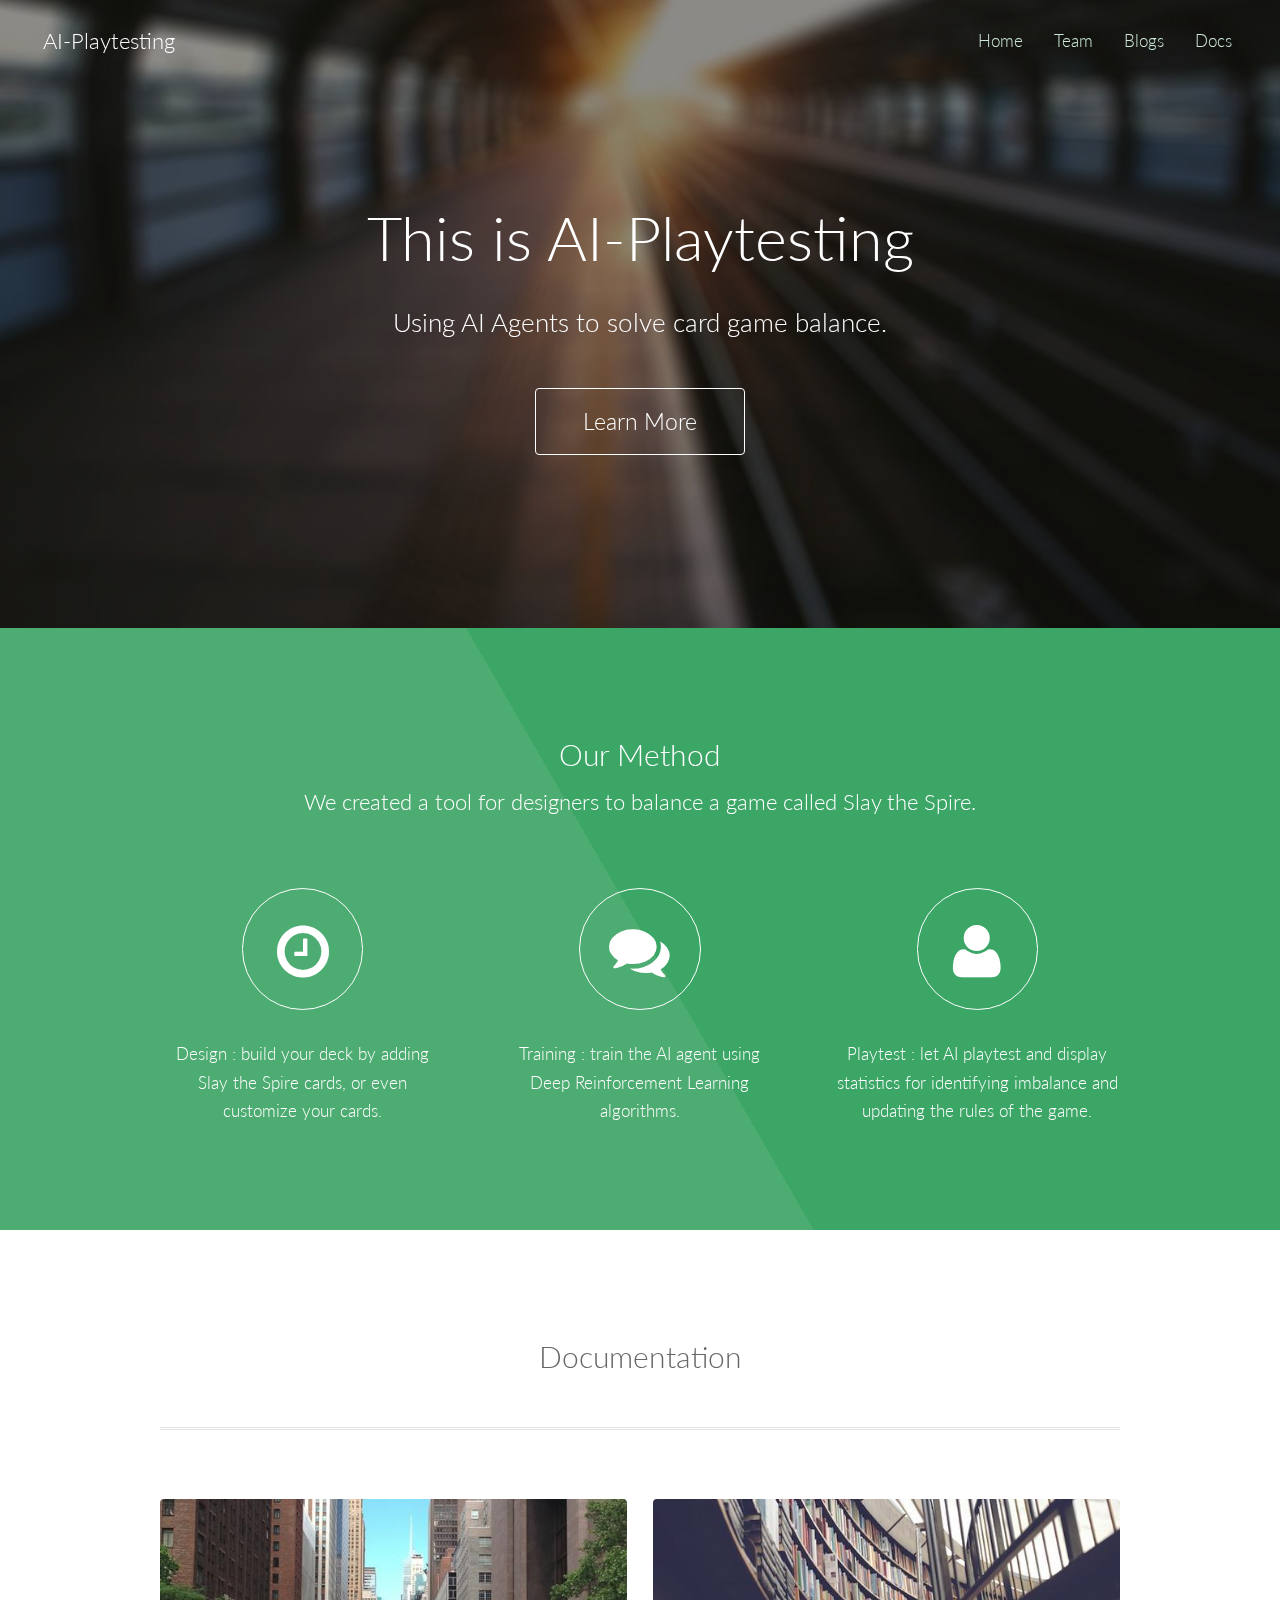
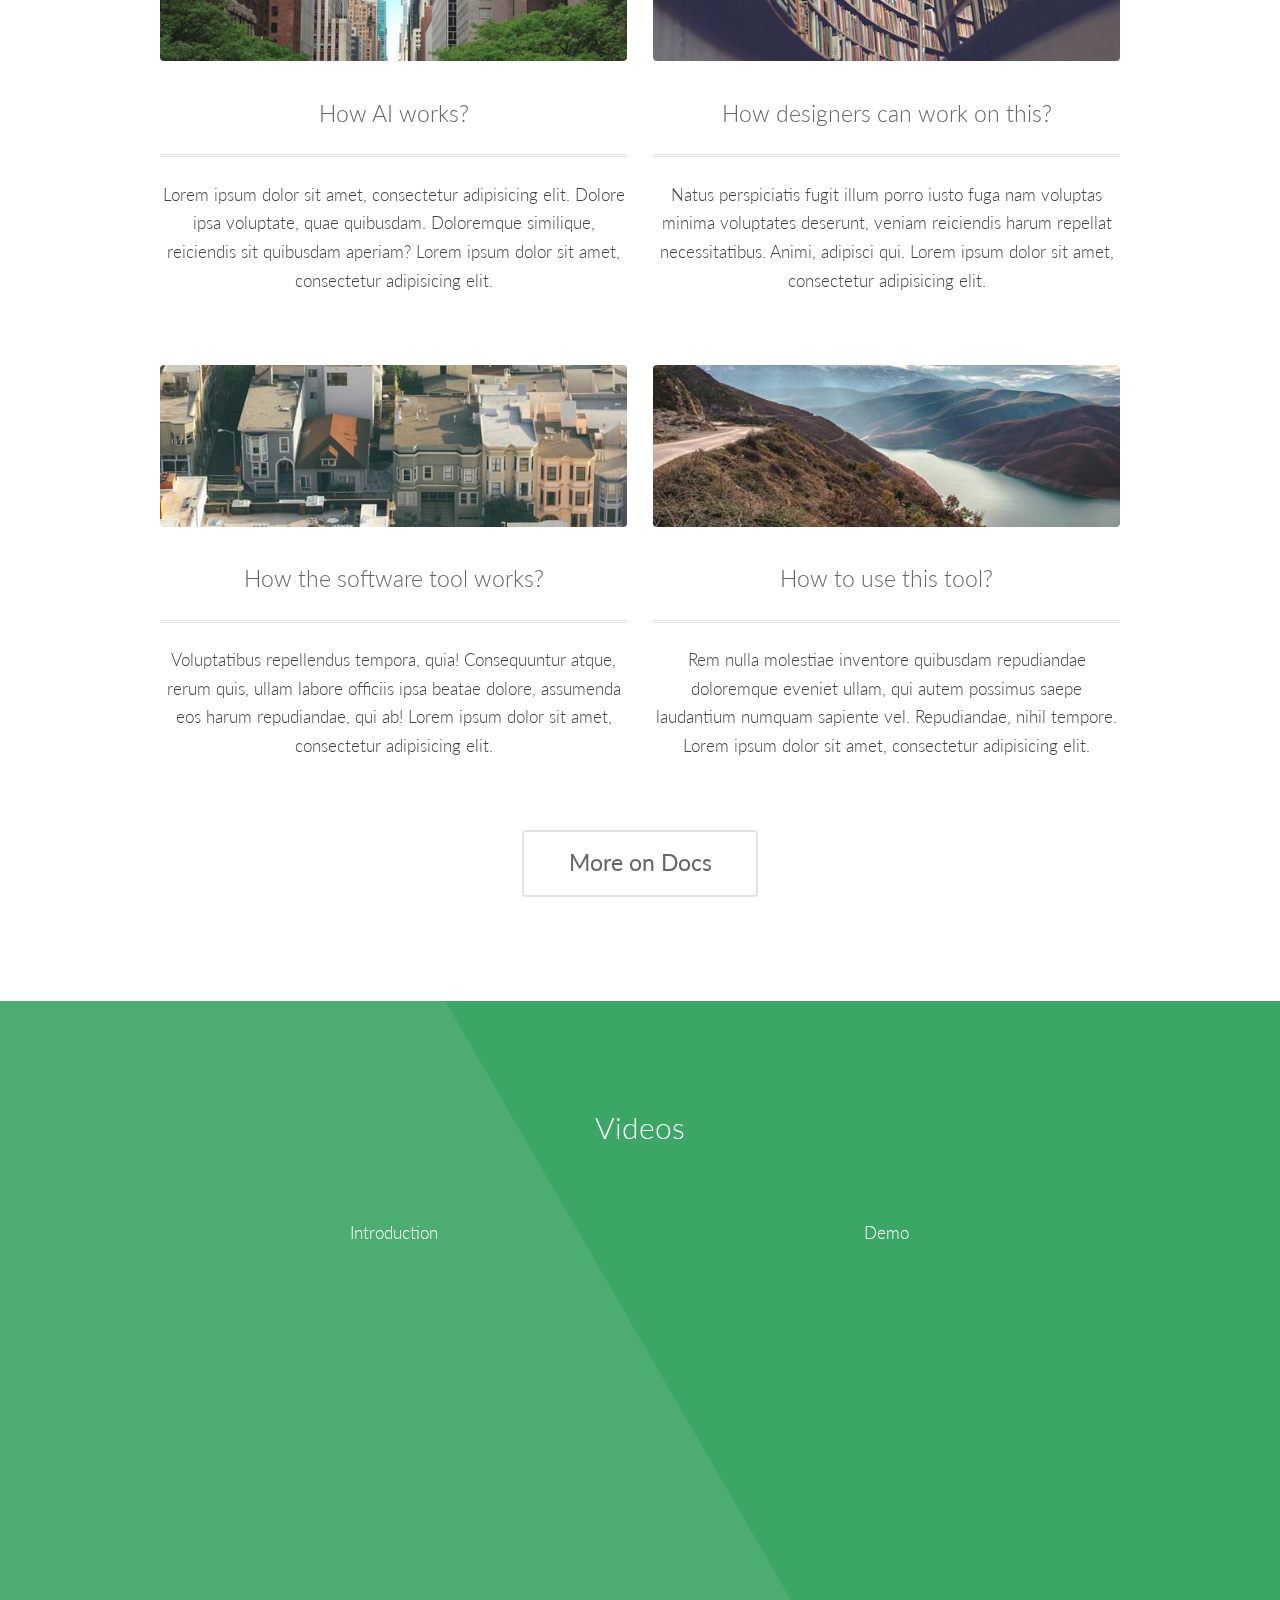
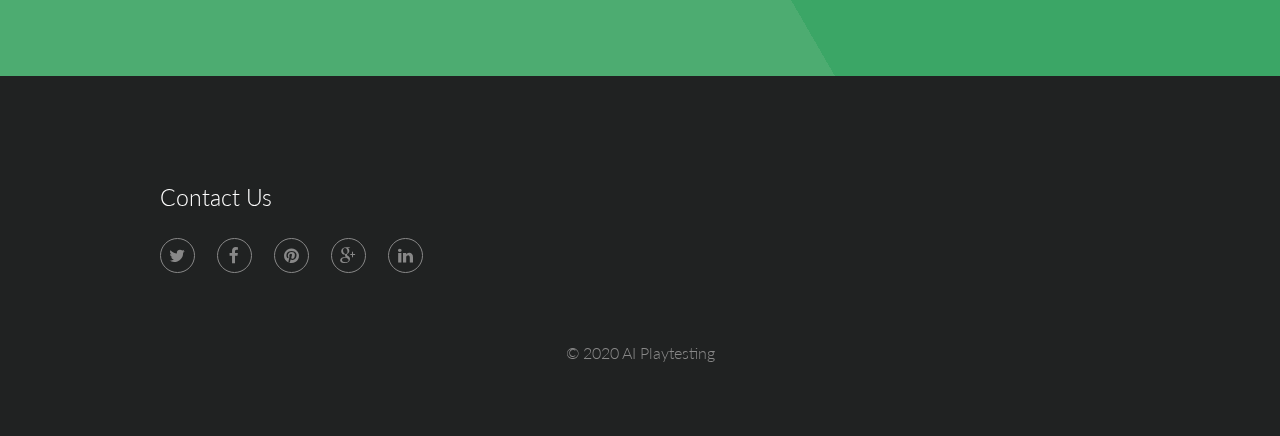
<file: index.html>
<!DOCTYPE html>
<!--
	AI-Playtesting by TEMPLATED
	templated.co @templatedco
	Released for free under the Creative Commons Attribution 3.0 license (templated.co/license)
-->
<html lang="en">

<head>
	<meta charset="UTF-8">
	<title>AI-Playtesting</title>
	<meta http-equiv="content-type" content="text/html; charset=utf-8" />
	<meta name="description" content="" />
	<meta name="keywords" content="" />
	<!--[if lte IE 8]><script src="css/ie/html5shiv.js"></script><![endif]-->
	<script src="js/jquery.min.js"></script>
	<script src="js/skel.min.js"></script>
	<script src="js/skel-layers.min.js"></script>
	<script src="js/init.js"></script>
	<noscript>
		<link rel="stylesheet" href="css/skel.css" />
		<link rel="stylesheet" href="css/style.css" />
		<link rel="stylesheet" href="css/style-xlarge.css" />
	</noscript>
	<!--[if lte IE 8]><link rel="stylesheet" href="css/ie/v8.css" /><![endif]-->
</head>

<body class="landing">

	<!-- Header -->
	<header id="header">
		<h1><a href="index.html">AI-Playtesting</a></h1>
		<nav id="nav">
			<ul>
				<li><a href="index.html">Home</a></li>
				<li><a href="team.html">Team</a></li>
				<!-- TODO dropdown bar -->
				<li><a href="blog.html">Blogs</a></li>
				<!-- TODO dropdown bar -->
				<li><a href="doc.html">Docs</a></li>
			</ul>
		</nav>
	</header>

	<!-- Banner -->
	<section id="banner">
		<h2>This is AI-Playtesting</h2>
		<p>Using AI Agents to solve card game balance.</p>
		<ul class="actions">
			<!-- TODO: Trailer video here -->
			<li>
				<a href="doc.html" class="button big">Learn More</a>
			</li>
		</ul>
	</section>

	<!-- One -->
	<section id="one" class="wrapper style1 align-center">
		<div class="container">
			<header>
				<h2>Our Method</h2>
				<p>We created a tool for designers to balance a game called Slay the Spire. </p>
			</header>
			<div class="row 200%">
				<section class="4u 12u$(small)">
					<i class="icon big rounded fa-clock-o"></i>
					<p>Design : build your deck by adding Slay the Spire cards, or even customize your cards.</p>
				</section>
				<section class="4u 12u$(small)">
					<i class="icon big rounded fa-comments"></i>
					<p>Training : train the AI agent using Deep Reinforcement Learning algorithms.</p>
				</section>
				<section class="4u$ 12u$(small)">
					<i class="icon big rounded fa-user"></i>
					<p>Playtest : let AI playtest and display statistics for identifying imbalance and updating the
						rules of the game.</p>
				</section>
			</div>
		</div>
	</section>

	<!-- Two -->
	<section id="two" class="wrapper style2 align-center">
		<div class="container">
			<header>
				<h2>Documentation</h2>
				<!-- <p>Get to know how this tool works.</p> -->
			</header>
			<div class="row">
				<section class="feature 6u 12u$(small)">
					<img class="image fit" src="images/pic01.jpg" alt="" />
					<h3 class="title">How AI works?</h3>
					<p>Lorem ipsum dolor sit amet, consectetur adipisicing elit. Dolore ipsa voluptate, quae quibusdam.
						Doloremque similique, reiciendis sit quibusdam aperiam? Lorem ipsum dolor sit amet, consectetur
						adipisicing elit.</p>
				</section>
				<section class="feature 6u$ 12u$(small)">
					<img class="image fit" src="images/pic02.jpg" alt="" />
					<h3 class="title">How designers can work on this?</h3>
					<p>Natus perspiciatis fugit illum porro iusto fuga nam voluptas minima voluptates deserunt, veniam
						reiciendis harum repellat necessitatibus. Animi, adipisci qui. Lorem ipsum dolor sit amet,
						consectetur adipisicing elit.</p>
				</section>
				<section class="feature 6u 12u$(small)">
					<img class="image fit" src="images/pic03.jpg" alt="" />
					<h3 class="title">How the software tool works?</h3>
					<p>Voluptatibus repellendus tempora, quia! Consequuntur atque, rerum quis, ullam labore officiis
						ipsa beatae dolore, assumenda eos harum repudiandae, qui ab! Lorem ipsum dolor sit amet,
						consectetur adipisicing elit.</p>
				</section>
				<section class="feature 6u$ 12u$(small)">
					<img class="image fit" src="images/pic04.jpg" alt="" />
					<h3 class="title">How to use this tool?</h3>
					<p>Rem nulla molestiae inventore quibusdam repudiandae doloremque eveniet ullam, qui autem possimus
						saepe laudantium numquam sapiente vel. Repudiandae, nihil tempore. Lorem ipsum dolor sit amet,
						consectetur adipisicing elit.</p>
				</section>
			</div>
			<footer>
				<ul class="actions">
					<li>
						<a href="doc.html" class="button alt big">More on Docs</a>
					</li>
				</ul>
			</footer>
		</div>
	</section>

	<!-- TODO: download link with instructions page link -->
	<!-- TODO: use cases -->
	<!-- TODO: embed video -->
	<section id="three" class="wrapper style1 align-center">
		<div class="container">
			<header>
				<h2>Videos</h2>
			</header>
			<div class="row">
				<section class="feature 6u 12u$(small)">
					<p>Introduction</p>
					<iframe width="420" height="315" src="https://www.youtube.com/embed/OTCPnB73upE">
					</iframe>
				</section>
				<section class="feature 6u 12u$(small)">
					<p>Demo</p>
					<iframe width="420" height="315" src="https://www.youtube.com/embed/_B6vOUsNzXU">
				</section>

				</iframe>
			</div>
		</div>
	</section>


	<!-- Footer -->
	<footer id="footer">
		<div class="container">
			<div class="row">
				<section class="4u$ 12u$(medium) 12u$(small)">
					<h3>Contact Us</h3>
					<ul class="icons">
						<li><a href="#" class="icon rounded fa-twitter"><span class="label">Twitter</span></a></li>
						<li><a href="#" class="icon rounded fa-facebook"><span class="label">Facebook</span></a></li>
						<li><a href="#" class="icon rounded fa-pinterest"><span class="label">Pinterest</span></a></li>
						<li><a href="#" class="icon rounded fa-google-plus"><span class="label">Google+</span></a></li>
						<li><a href="#" class="icon rounded fa-linkedin"><span class="label">LinkedIn</span></a></li>
					</ul>
				</section>
			</div>
			<ul class="copyright">
				<li>&copy; 2020 AI Playtesting</li>
			</ul>
		</div>
	</footer>

</body>

</html>
</file>
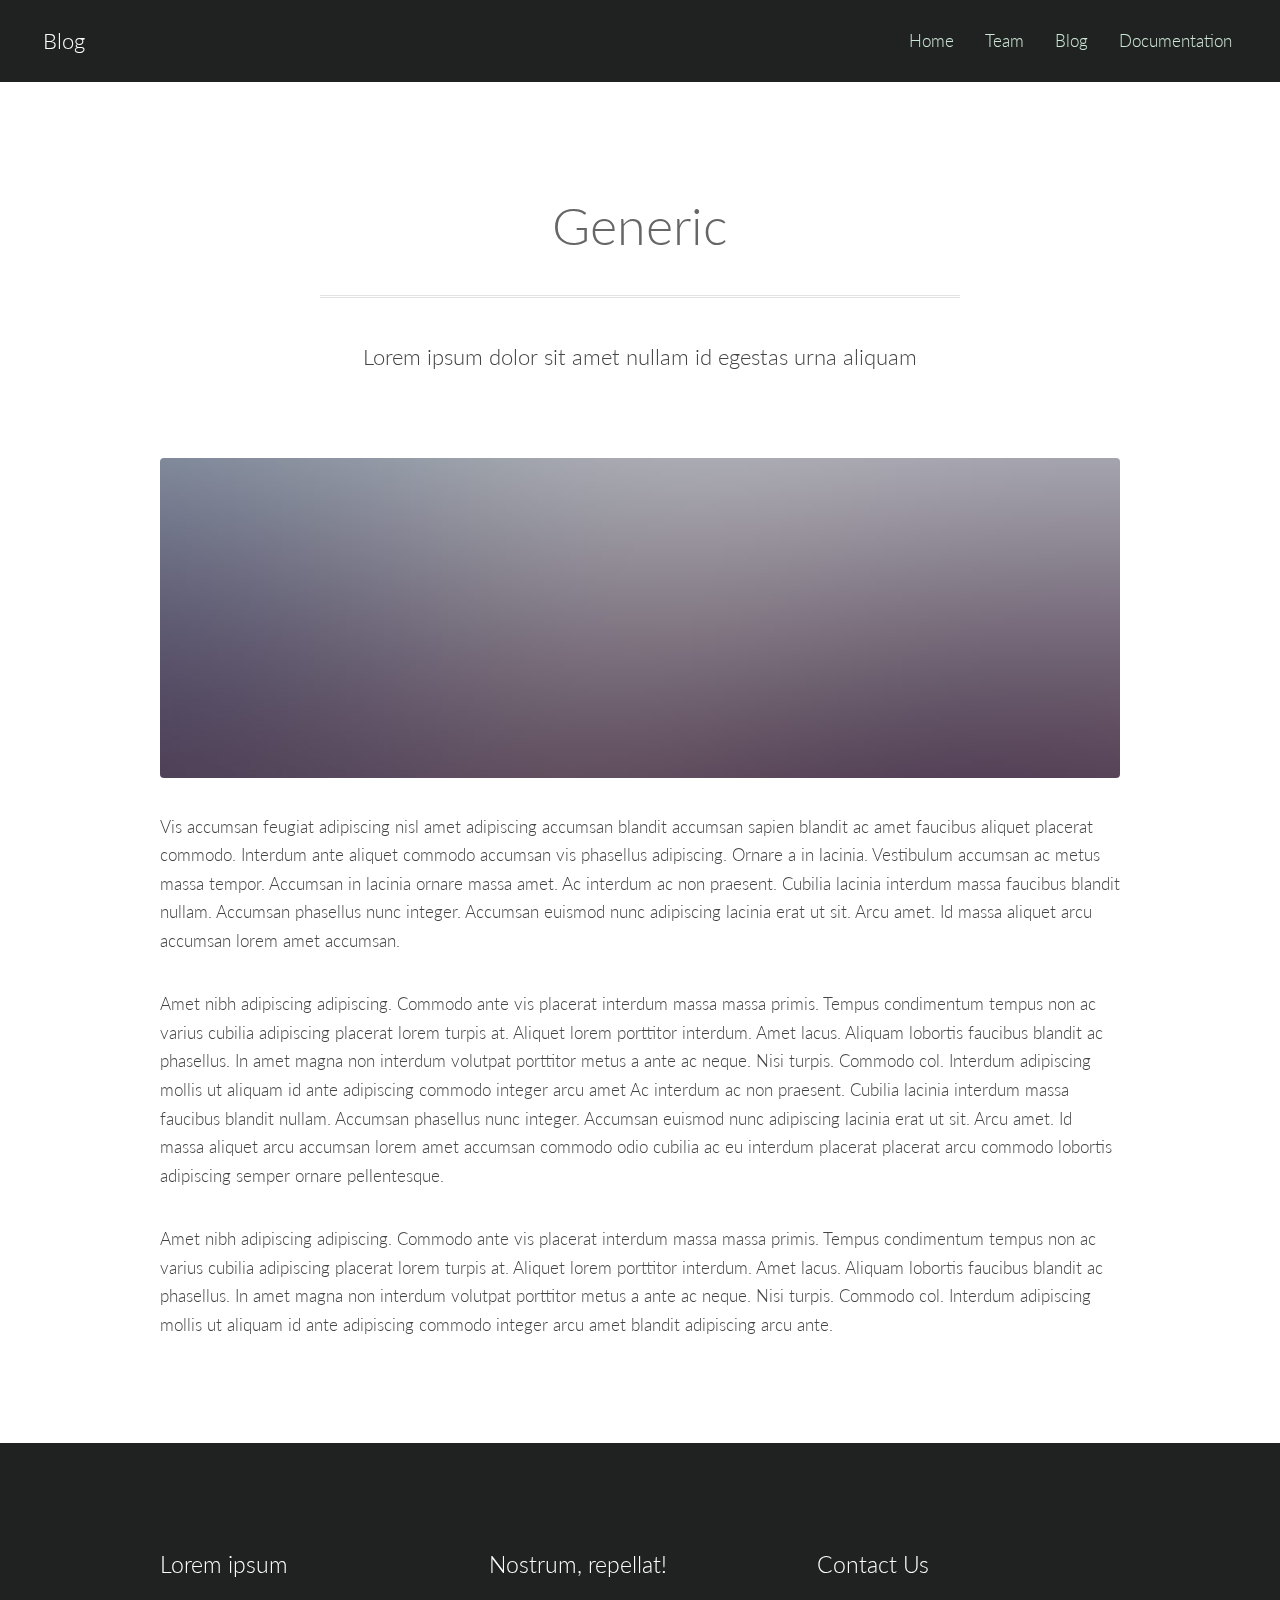
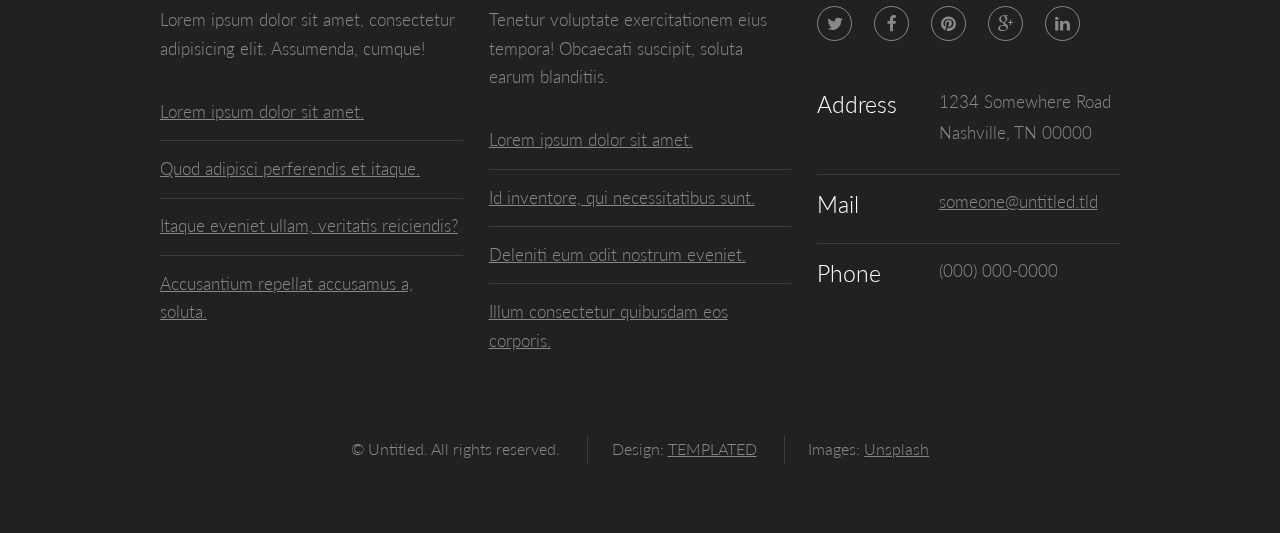
<file: blog.html>
<!DOCTYPE html>
<!--
	Documentation
-->
<html lang="en">
	<head>
		<meta charset="UTF-8">
		<title>Documentation - AI-Playtesting</title>
		<meta http-equiv="content-type" content="text/html; charset=utf-8" />
		<meta name="description" content="" />
		<meta name="keywords" content="" />
		<!--[if lte IE 8]><script src="css/ie/html5shiv.js"></script><![endif]-->
		<script src="js/jquery.min.js"></script>
		<script src="js/skel.min.js"></script>
		<script src="js/skel-layers.min.js"></script>
		<script src="js/init.js"></script>
		<noscript>
			<link rel="stylesheet" href="css/skel.css" />
			<link rel="stylesheet" href="css/style.css" />
			<link rel="stylesheet" href="css/style-xlarge.css" />
		</noscript>
		<!--[if lte IE 8]><link rel="stylesheet" href="css/ie/v8.css" /><![endif]-->
	</head>
	<body>

		<!-- Header -->
			<header id="header">
				<h1><a href="doc.html">Blog</a></h1>
				<nav id="nav">
					<ul>
						<li><a href="index.html">Home</a></li>
						<li><a href="team.html">Team</a></li>
						<!-- TODO dropdown bar -->
						<li><a href="blog.html">Blog</a></li>
						<!-- TODO dropdown bar -->
						<li><a href="doc.html">Documentation</a></li>
					</ul>
					</ul>
				</nav>
			</header>

		<!-- Main -->
			<section id="main" class="wrapper">
				<div class="container">

					<header class="major">
						<h2>Generic</h2>
						<p>Lorem ipsum dolor sit amet nullam id egestas urna aliquam</p>
					</header>

					<a href="#" class="image fit"><img src="images/pic08.jpg" alt="" /></a>
					<p>Vis accumsan feugiat adipiscing nisl amet adipiscing accumsan blandit accumsan sapien blandit ac amet faucibus aliquet placerat commodo. Interdum ante aliquet commodo accumsan vis phasellus adipiscing. Ornare a in lacinia. Vestibulum accumsan ac metus massa tempor. Accumsan in lacinia ornare massa amet. Ac interdum ac non praesent. Cubilia lacinia interdum massa faucibus blandit nullam. Accumsan phasellus nunc integer. Accumsan euismod nunc adipiscing lacinia erat ut sit. Arcu amet. Id massa aliquet arcu accumsan lorem amet accumsan.</p>
					<p>Amet nibh adipiscing adipiscing. Commodo ante vis placerat interdum massa massa primis. Tempus condimentum tempus non ac varius cubilia adipiscing placerat lorem turpis at. Aliquet lorem porttitor interdum. Amet lacus. Aliquam lobortis faucibus blandit ac phasellus. In amet magna non interdum volutpat porttitor metus a ante ac neque. Nisi turpis. Commodo col. Interdum adipiscing mollis ut aliquam id ante adipiscing commodo integer arcu amet Ac interdum ac non praesent. Cubilia lacinia interdum massa faucibus blandit nullam. Accumsan phasellus nunc integer. Accumsan euismod nunc adipiscing lacinia erat ut sit. Arcu amet. Id massa aliquet arcu accumsan lorem amet accumsan commodo odio cubilia ac eu interdum placerat placerat arcu commodo lobortis adipiscing semper ornare pellentesque.</p>
					<p>Amet nibh adipiscing adipiscing. Commodo ante vis placerat interdum massa massa primis. Tempus condimentum tempus non ac varius cubilia adipiscing placerat lorem turpis at. Aliquet lorem porttitor interdum. Amet lacus. Aliquam lobortis faucibus blandit ac phasellus. In amet magna non interdum volutpat porttitor metus a ante ac neque. Nisi turpis. Commodo col. Interdum adipiscing mollis ut aliquam id ante adipiscing commodo integer arcu amet blandit adipiscing arcu ante.</p>

				</div>
			</section>

		<!-- Footer -->
			<footer id="footer">
				<div class="container">
					<div class="row">
						<section class="4u 6u(medium) 12u$(small)">
							<h3>Lorem ipsum</h3>
							<p>Lorem ipsum dolor sit amet, consectetur adipisicing elit. Assumenda, cumque!</p>
							<ul class="alt">
								<li><a href="#">Lorem ipsum dolor sit amet.</a></li>
								<li><a href="#">Quod adipisci perferendis et itaque.</a></li>
								<li><a href="#">Itaque eveniet ullam, veritatis reiciendis?</a></li>
								<li><a href="#">Accusantium repellat accusamus a, soluta.</a></li>
							</ul>
						</section>
						<section class="4u 6u$(medium) 12u$(small)">
							<h3>Nostrum, repellat!</h3>
							<p>Tenetur voluptate exercitationem eius tempora! Obcaecati suscipit, soluta earum blanditiis.</p>
							<ul class="alt">
								<li><a href="#">Lorem ipsum dolor sit amet.</a></li>
								<li><a href="#">Id inventore, qui necessitatibus sunt.</a></li>
								<li><a href="#">Deleniti eum odit nostrum eveniet.</a></li>
								<li><a href="#">Illum consectetur quibusdam eos corporis.</a></li>
							</ul>
						</section>
						<section class="4u$ 12u$(medium) 12u$(small)">
							<h3>Contact Us</h3>
							<ul class="icons">
								<li><a href="#" class="icon rounded fa-twitter"><span class="label">Twitter</span></a></li>
								<li><a href="#" class="icon rounded fa-facebook"><span class="label">Facebook</span></a></li>
								<li><a href="#" class="icon rounded fa-pinterest"><span class="label">Pinterest</span></a></li>
								<li><a href="#" class="icon rounded fa-google-plus"><span class="label">Google+</span></a></li>
								<li><a href="#" class="icon rounded fa-linkedin"><span class="label">LinkedIn</span></a></li>
							</ul>
							<ul class="tabular">
								<li>
									<h3>Address</h3>
									1234 Somewhere Road<br>
									Nashville, TN 00000
								</li>
								<li>
									<h3>Mail</h3>
									<a href="#">someone@untitled.tld</a>
								</li>
								<li>
									<h3>Phone</h3>
									(000) 000-0000
								</li>
							</ul>
						</section>
					</div>
					<ul class="copyright">
						<li>&copy; Untitled. All rights reserved.</li>
						<li>Design: <a href="http://templated.co">TEMPLATED</a></li>
						<li>Images: <a href="http://unsplash.com">Unsplash</a></li>
					</ul>
				</div>
			</footer>

	</body>
</html>
</file>
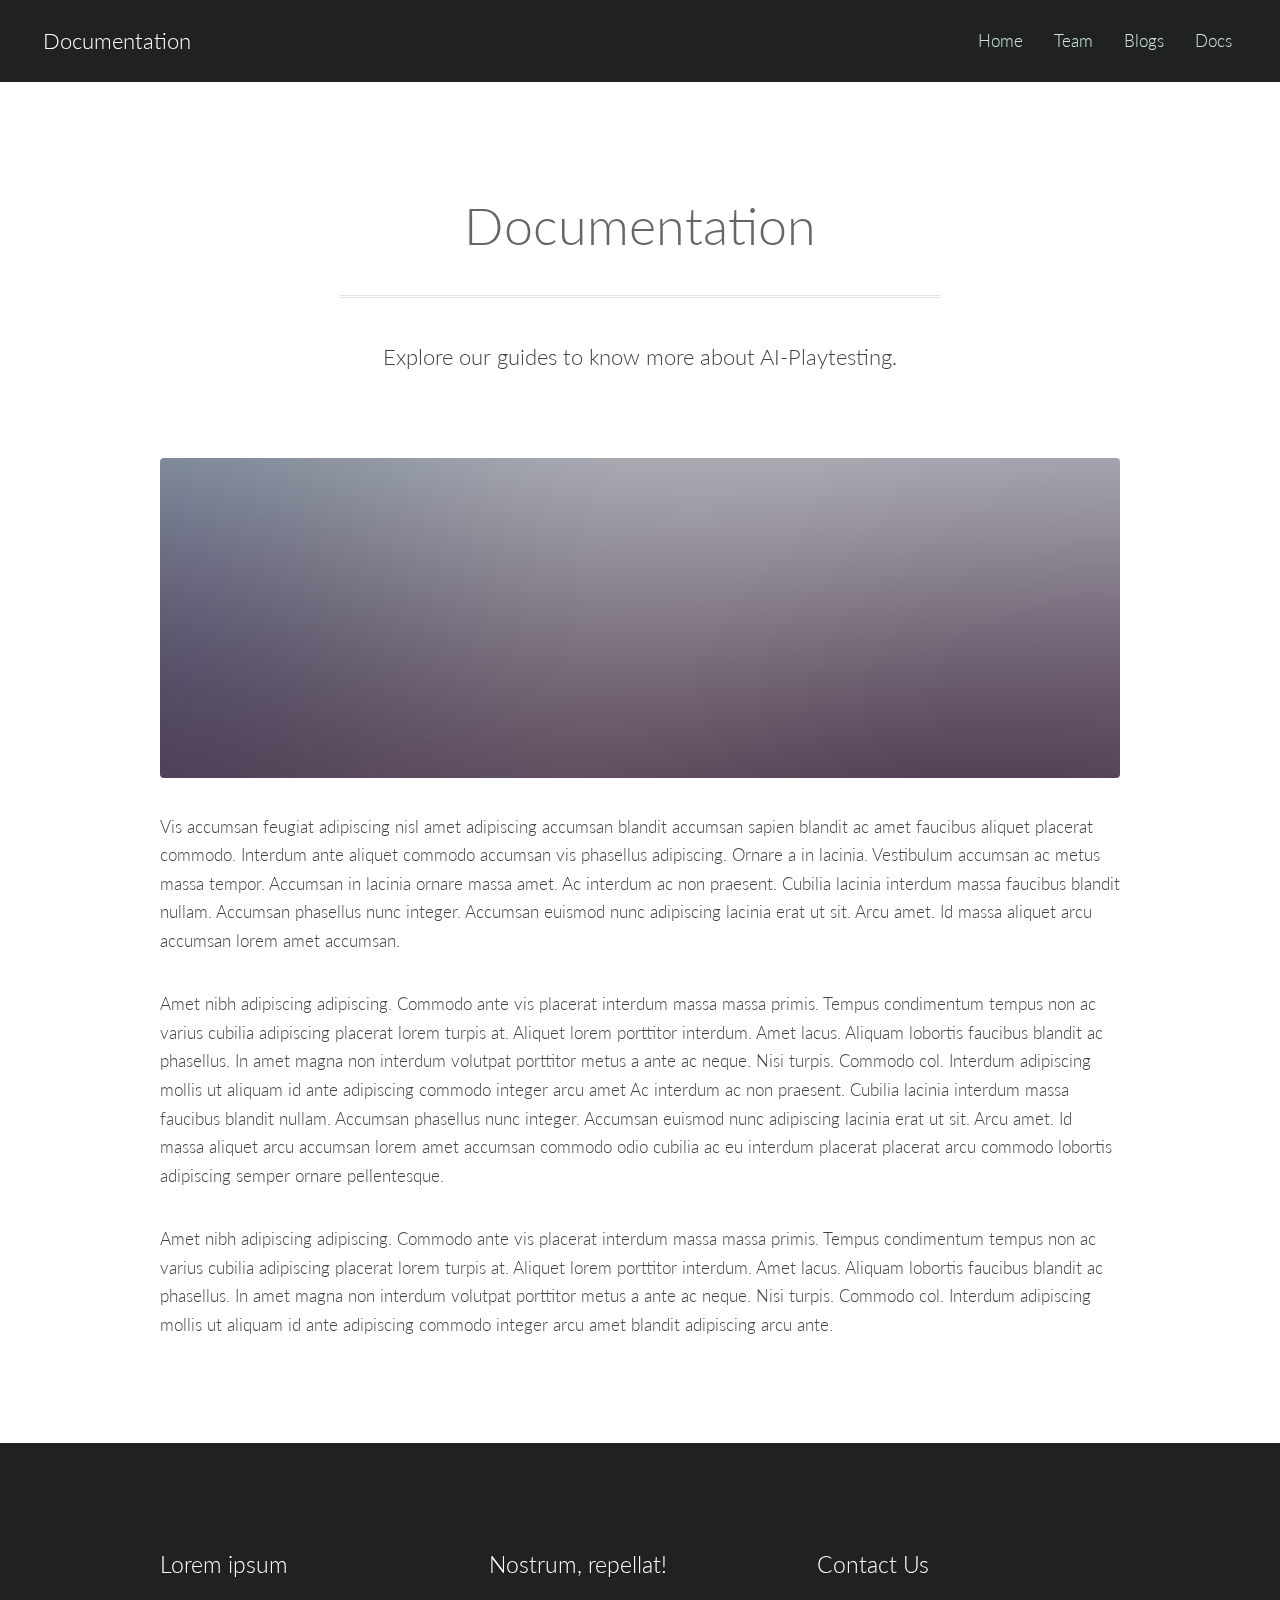
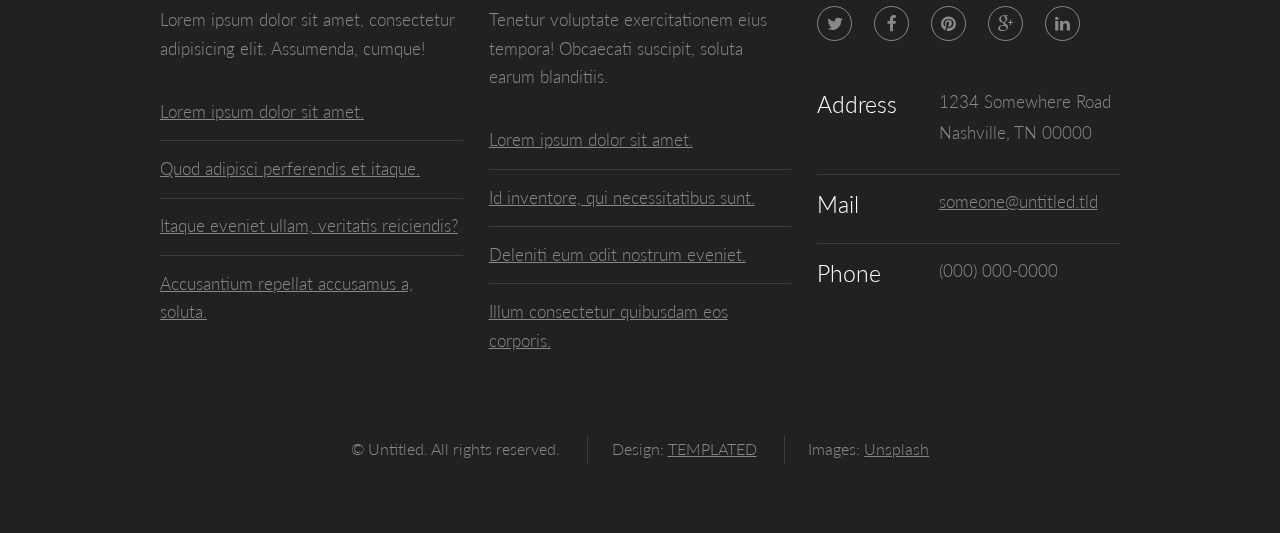
<file: doc.html>
<!DOCTYPE html>
<!--
	Documentation
-->
<html lang="en">
	<head>
		<meta charset="UTF-8">
		<title>Documentation - AI-Playtesting</title>
		<meta http-equiv="content-type" content="text/html; charset=utf-8" />
		<meta name="description" content="" />
		<meta name="keywords" content="" />
		<!--[if lte IE 8]><script src="css/ie/html5shiv.js"></script><![endif]-->
		<script src="js/jquery.min.js"></script>
		<script src="js/skel.min.js"></script>
		<script src="js/skel-layers.min.js"></script>
		<script src="js/init.js"></script>
		<noscript>
			<link rel="stylesheet" href="css/skel.css" />
			<link rel="stylesheet" href="css/style.css" />
			<link rel="stylesheet" href="css/style-xlarge.css" />
		</noscript>
		<!--[if lte IE 8]><link rel="stylesheet" href="css/ie/v8.css" /><![endif]-->
	</head>
	<body>

		<!-- Header -->
			<header id="header">
				<h1><a href="doc.html">Documentation</a></h1>
				<nav id="nav">
					<ul>
						<li><a href="index.html">Home</a></li>
						<li><a href="team.html">Team</a></li>
						<!-- TODO dropdown bar -->
						<li><a href="blog.html">Blogs</a></li>
						<!-- TODO dropdown bar -->
						<li><a href="doc.html">Docs</a></li>
					</ul>
				</nav>
			</header>

		<!-- Main -->
			<section id="main" class="wrapper">
				<div class="container">

					<header class="major">
						<h2>Documentation</h2>
						<p>Explore our guides to know more about AI-Playtesting.</p>
					</header>

					<a href="#" class="image fit"><img src="images/pic08.jpg" alt="" /></a>
					<p>Vis accumsan feugiat adipiscing nisl amet adipiscing accumsan blandit accumsan sapien blandit ac amet faucibus aliquet placerat commodo. Interdum ante aliquet commodo accumsan vis phasellus adipiscing. Ornare a in lacinia. Vestibulum accumsan ac metus massa tempor. Accumsan in lacinia ornare massa amet. Ac interdum ac non praesent. Cubilia lacinia interdum massa faucibus blandit nullam. Accumsan phasellus nunc integer. Accumsan euismod nunc adipiscing lacinia erat ut sit. Arcu amet. Id massa aliquet arcu accumsan lorem amet accumsan.</p>
					<p>Amet nibh adipiscing adipiscing. Commodo ante vis placerat interdum massa massa primis. Tempus condimentum tempus non ac varius cubilia adipiscing placerat lorem turpis at. Aliquet lorem porttitor interdum. Amet lacus. Aliquam lobortis faucibus blandit ac phasellus. In amet magna non interdum volutpat porttitor metus a ante ac neque. Nisi turpis. Commodo col. Interdum adipiscing mollis ut aliquam id ante adipiscing commodo integer arcu amet Ac interdum ac non praesent. Cubilia lacinia interdum massa faucibus blandit nullam. Accumsan phasellus nunc integer. Accumsan euismod nunc adipiscing lacinia erat ut sit. Arcu amet. Id massa aliquet arcu accumsan lorem amet accumsan commodo odio cubilia ac eu interdum placerat placerat arcu commodo lobortis adipiscing semper ornare pellentesque.</p>
					<p>Amet nibh adipiscing adipiscing. Commodo ante vis placerat interdum massa massa primis. Tempus condimentum tempus non ac varius cubilia adipiscing placerat lorem turpis at. Aliquet lorem porttitor interdum. Amet lacus. Aliquam lobortis faucibus blandit ac phasellus. In amet magna non interdum volutpat porttitor metus a ante ac neque. Nisi turpis. Commodo col. Interdum adipiscing mollis ut aliquam id ante adipiscing commodo integer arcu amet blandit adipiscing arcu ante.</p>

				</div>
			</section>

		<!-- Footer -->
			<footer id="footer">
				<div class="container">
					<div class="row">
						<section class="4u 6u(medium) 12u$(small)">
							<h3>Lorem ipsum</h3>
							<p>Lorem ipsum dolor sit amet, consectetur adipisicing elit. Assumenda, cumque!</p>
							<ul class="alt">
								<li><a href="#">Lorem ipsum dolor sit amet.</a></li>
								<li><a href="#">Quod adipisci perferendis et itaque.</a></li>
								<li><a href="#">Itaque eveniet ullam, veritatis reiciendis?</a></li>
								<li><a href="#">Accusantium repellat accusamus a, soluta.</a></li>
							</ul>
						</section>
						<section class="4u 6u$(medium) 12u$(small)">
							<h3>Nostrum, repellat!</h3>
							<p>Tenetur voluptate exercitationem eius tempora! Obcaecati suscipit, soluta earum blanditiis.</p>
							<ul class="alt">
								<li><a href="#">Lorem ipsum dolor sit amet.</a></li>
								<li><a href="#">Id inventore, qui necessitatibus sunt.</a></li>
								<li><a href="#">Deleniti eum odit nostrum eveniet.</a></li>
								<li><a href="#">Illum consectetur quibusdam eos corporis.</a></li>
							</ul>
						</section>
						<section class="4u$ 12u$(medium) 12u$(small)">
							<h3>Contact Us</h3>
							<ul class="icons">
								<li><a href="#" class="icon rounded fa-twitter"><span class="label">Twitter</span></a></li>
								<li><a href="#" class="icon rounded fa-facebook"><span class="label">Facebook</span></a></li>
								<li><a href="#" class="icon rounded fa-pinterest"><span class="label">Pinterest</span></a></li>
								<li><a href="#" class="icon rounded fa-google-plus"><span class="label">Google+</span></a></li>
								<li><a href="#" class="icon rounded fa-linkedin"><span class="label">LinkedIn</span></a></li>
							</ul>
							<ul class="tabular">
								<li>
									<h3>Address</h3>
									1234 Somewhere Road<br>
									Nashville, TN 00000
								</li>
								<li>
									<h3>Mail</h3>
									<a href="#">someone@untitled.tld</a>
								</li>
								<li>
									<h3>Phone</h3>
									(000) 000-0000
								</li>
							</ul>
						</section>
					</div>
					<ul class="copyright">
						<li>&copy; Untitled. All rights reserved.</li>
						<li>Design: <a href="http://templated.co">TEMPLATED</a></li>
						<li>Images: <a href="http://unsplash.com">Unsplash</a></li>
					</ul>
				</div>
			</footer>

	</body>
</html>
</file>
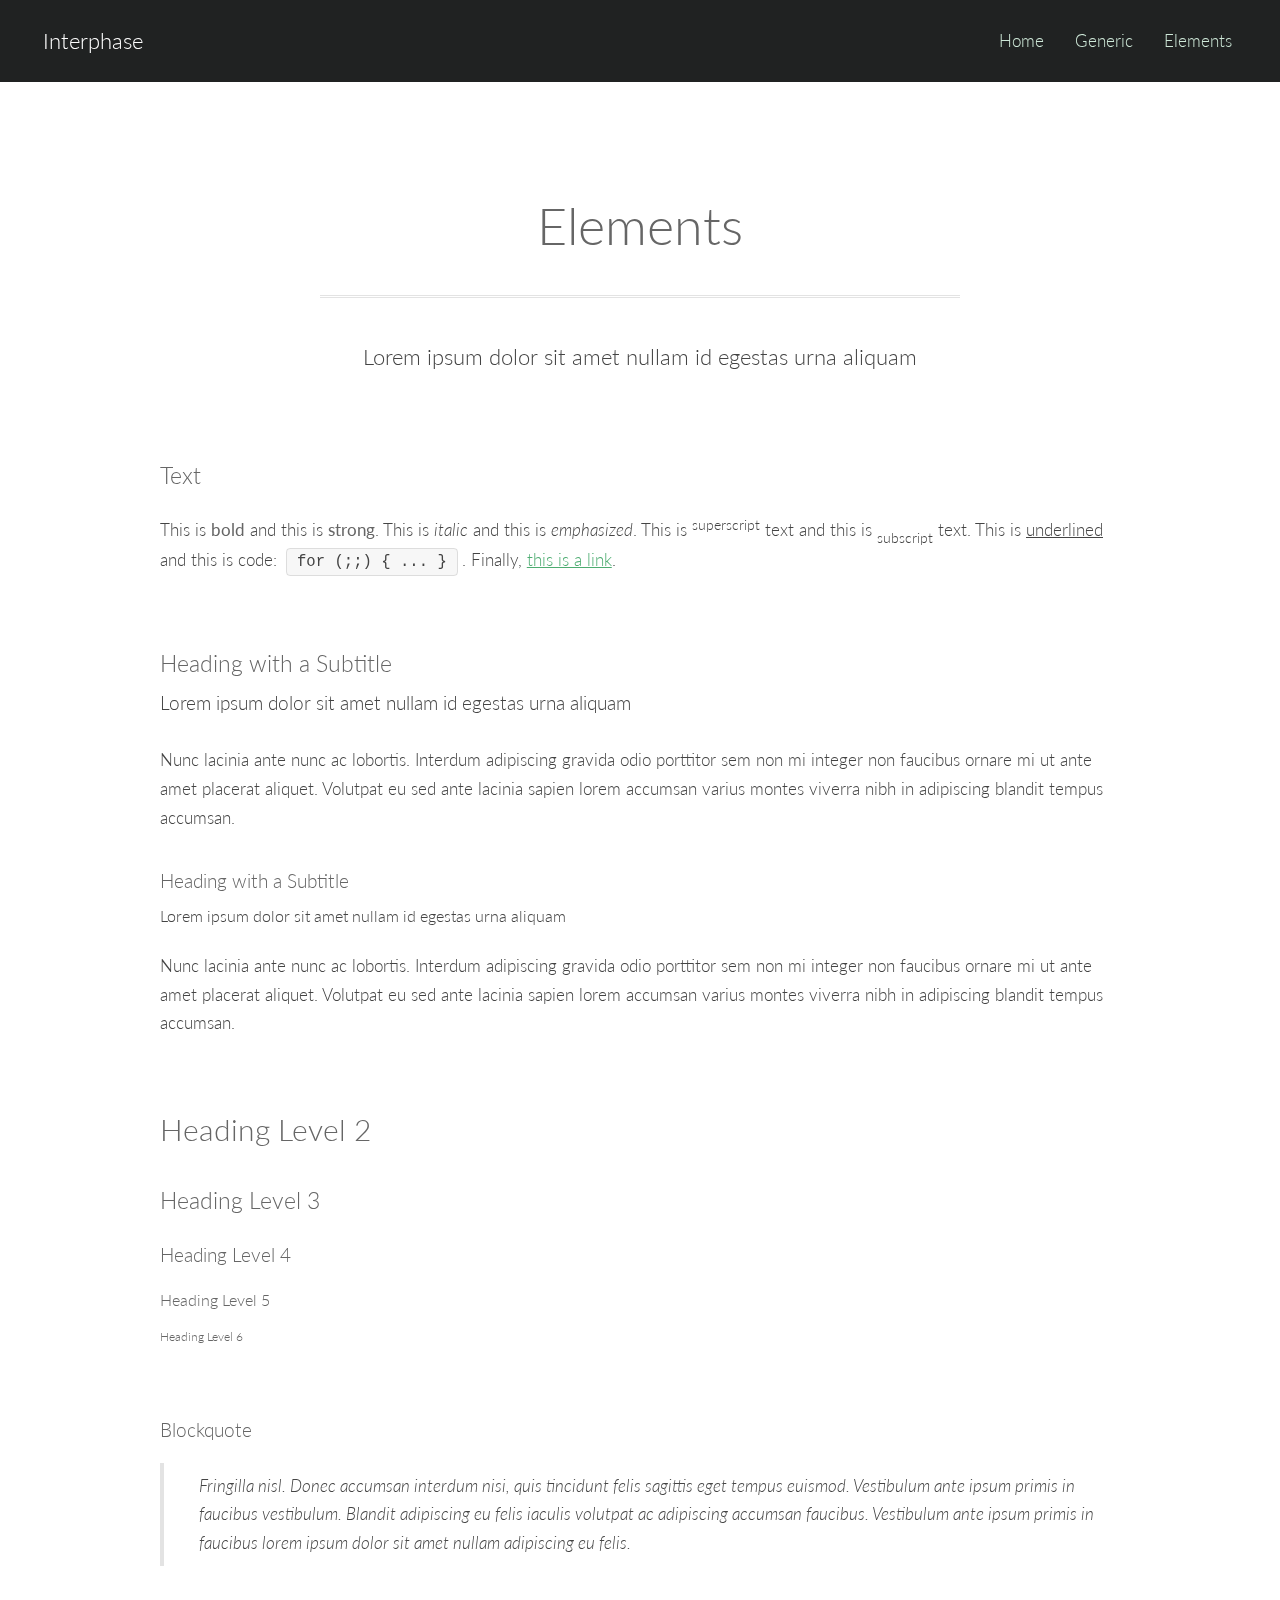
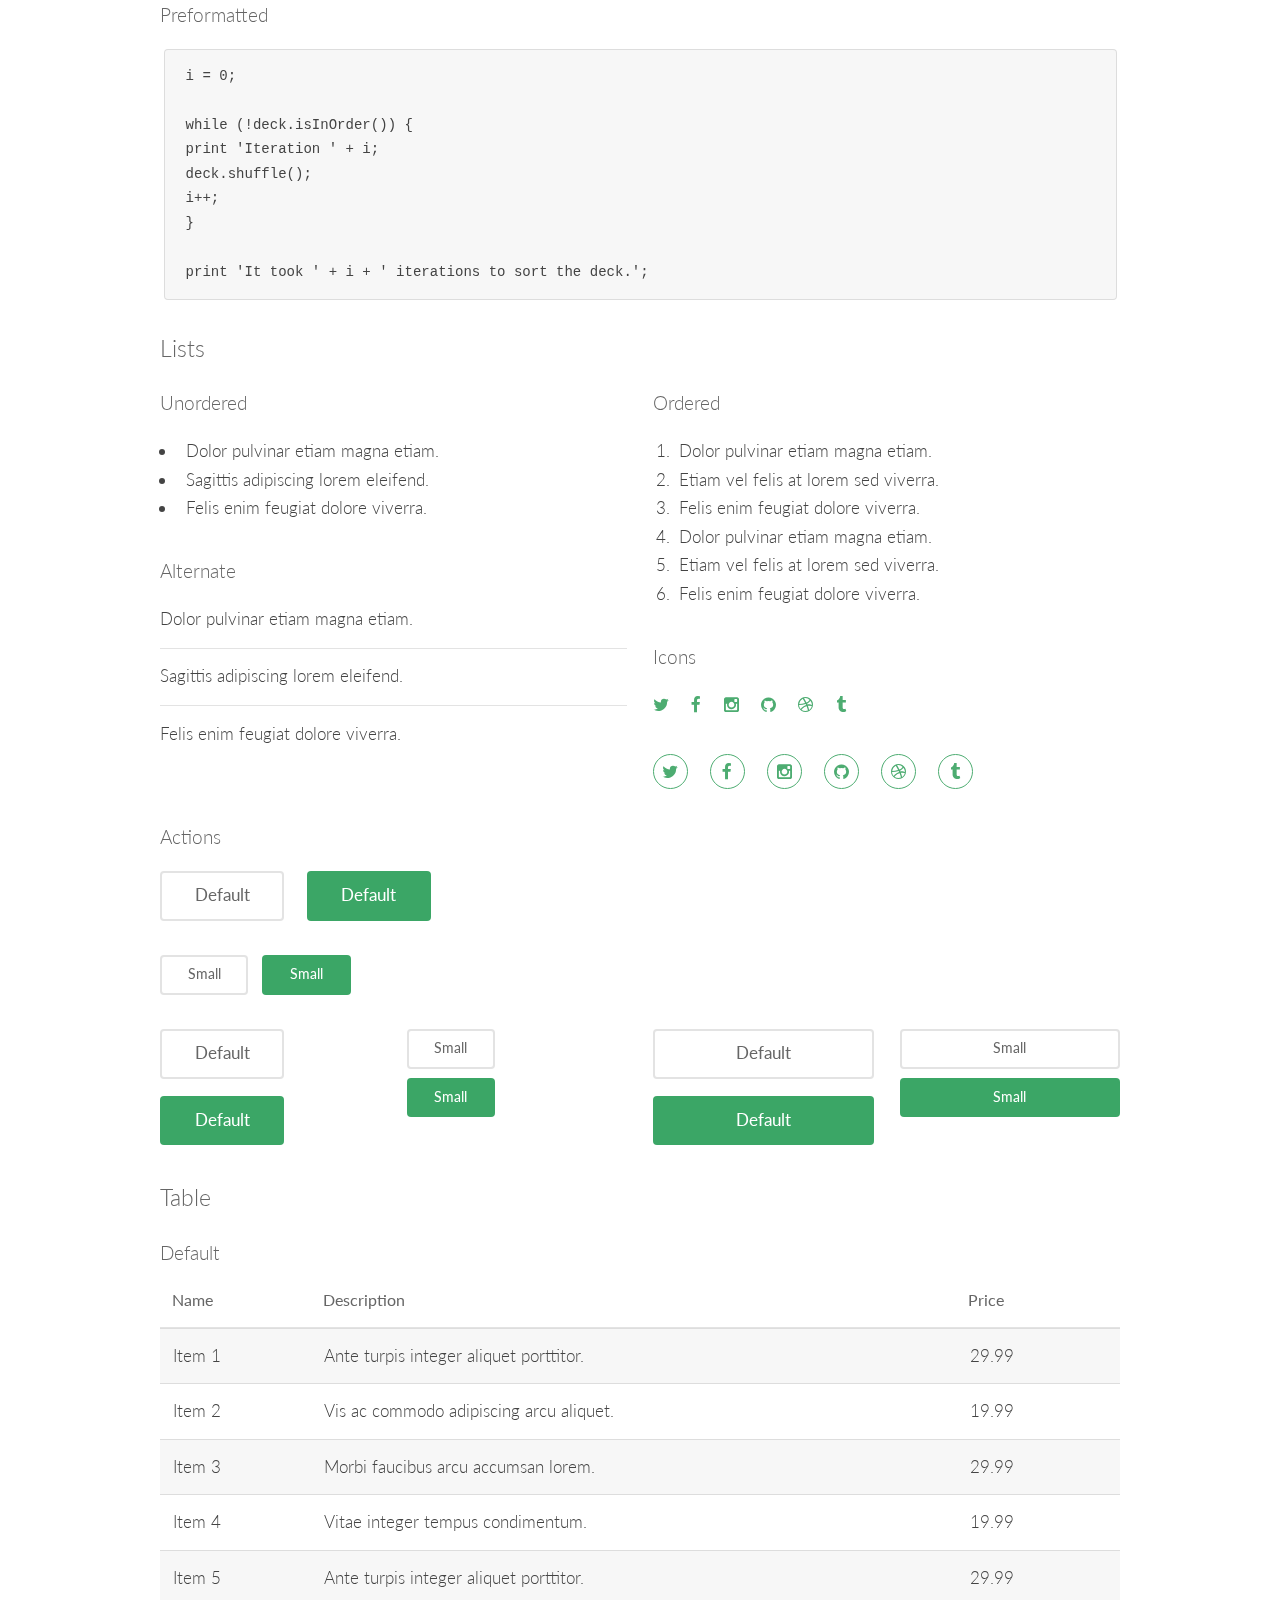
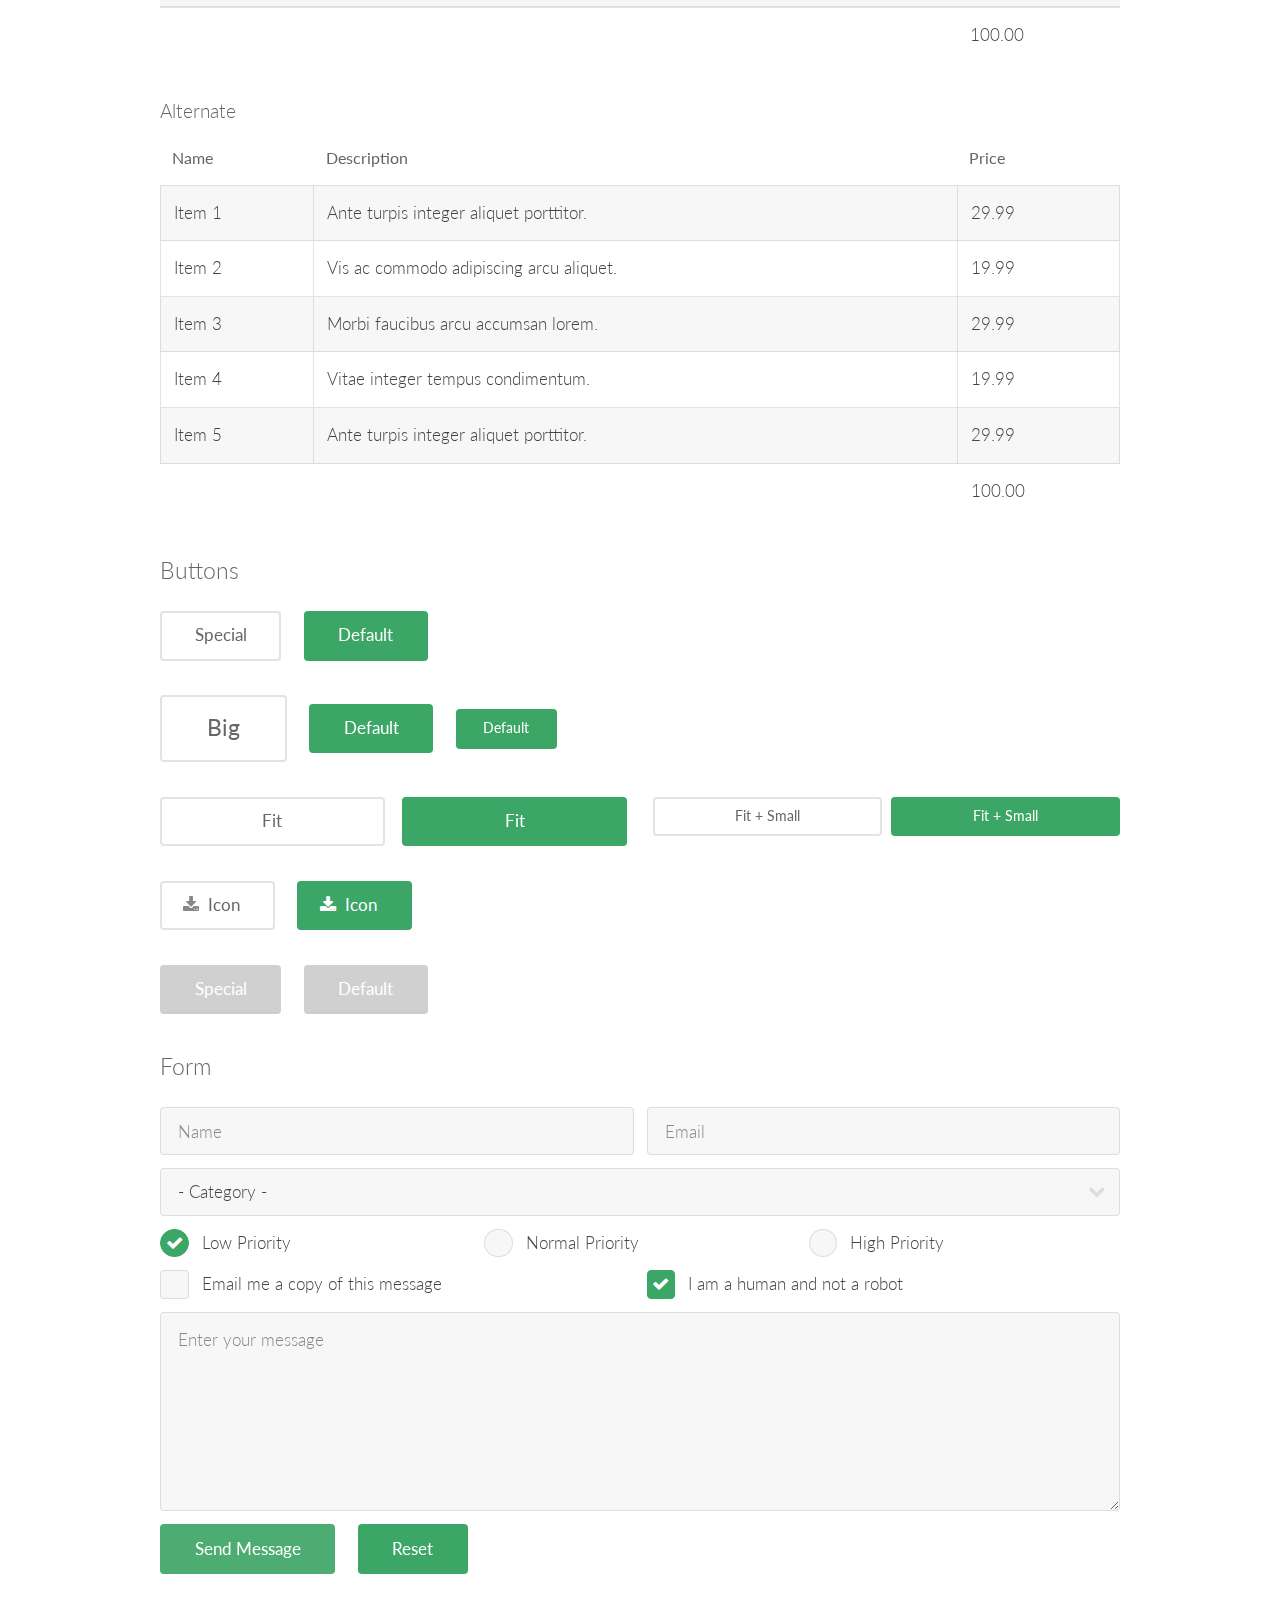
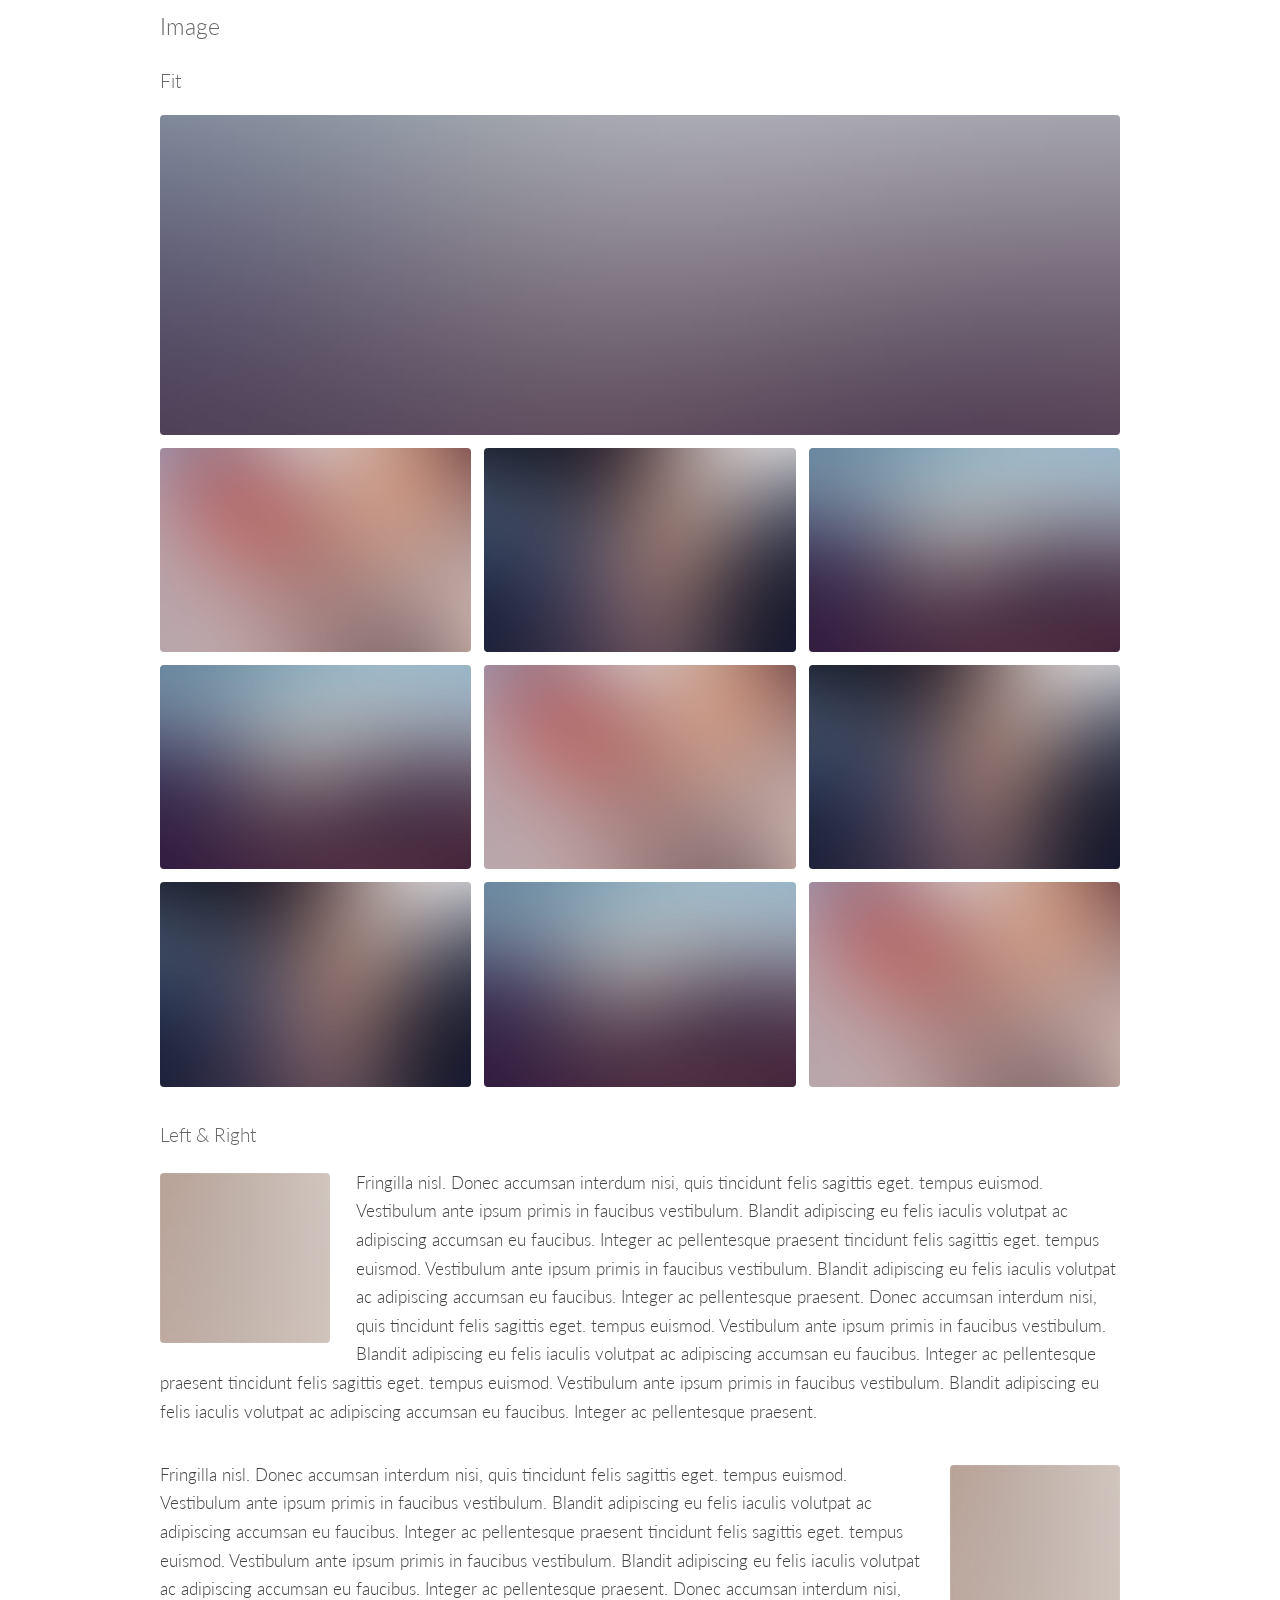
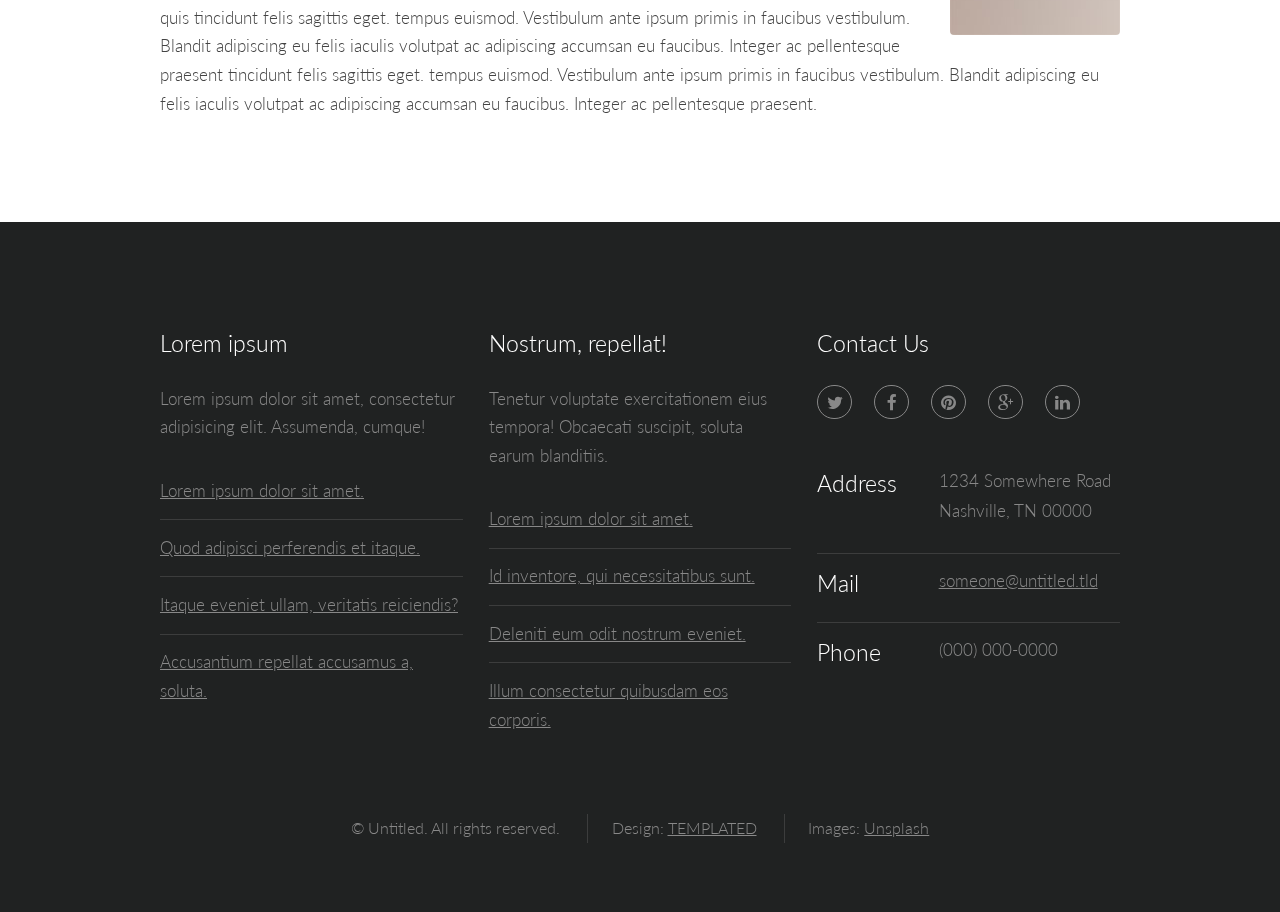
<file: elements.html>
<!DOCTYPE html>
<!--
	Interphase by TEMPLATED
	templated.co @templatedco
	Released for free under the Creative Commons Attribution 3.0 license (templated.co/license)
-->
<html lang="en">
	<head>
		<meta charset="UTF-8">
		<title>Elements - Interphase by TEMPLATED</title>
		<meta http-equiv="content-type" content="text/html; charset=utf-8" />
		<meta name="description" content="" />
		<meta name="keywords" content="" />
		<!--[if lte IE 8]><script src="css/ie/html5shiv.js"></script><![endif]-->
		<script src="js/jquery.min.js"></script>
		<script src="js/skel.min.js"></script>
		<script src="js/skel-layers.min.js"></script>
		<script src="js/init.js"></script>
		<noscript>
			<link rel="stylesheet" href="css/skel.css" />
			<link rel="stylesheet" href="css/style.css" />
			<link rel="stylesheet" href="css/style-xlarge.css" />
		</noscript>
		<!--[if lte IE 8]><link rel="stylesheet" href="css/ie/v8.css" /><![endif]-->
	</head>
	<body>

		<!-- Header -->
			<header id="header">
				<h1><a href="index.html">Interphase</a></h1>
				<nav id="nav">
					<ul>
						<li><a href="index.html">Home</a></li>
						<li><a href="generic.html">Generic</a></li>
						<li><a href="elements.html">Elements</a></li>
					</ul>
				</nav>
			</header>

		<!-- Main -->
			<section id="main" class="wrapper">
				<div class="container">

					<header class="major">
						<h2>Elements</h2>
						<p>Lorem ipsum dolor sit amet nullam id egestas urna aliquam</p>
					</header>

					<!-- Text -->
						<section>
							<h3>Text</h3>
							<p>This is <b>bold</b> and this is <strong>strong</strong>. This is <i>italic</i> and this is <em>emphasized</em>.
							This is <sup>superscript</sup> text and this is <sub>subscript</sub> text.
							This is <u>underlined</u> and this is code: <code>for (;;) { ... }</code>. Finally, <a href="#">this is a link</a>.</p>

							<hr />

							<header>
								<h3>Heading with a Subtitle</h3>
								<p>Lorem ipsum dolor sit amet nullam id egestas urna aliquam</p>
							</header>
							<p>Nunc lacinia ante nunc ac lobortis. Interdum adipiscing gravida odio porttitor sem non mi integer non faucibus ornare mi ut ante amet placerat aliquet. Volutpat eu sed ante lacinia sapien lorem accumsan varius montes viverra nibh in adipiscing blandit tempus accumsan.</p>
							<header>
								<h4>Heading with a Subtitle</h4>
								<p>Lorem ipsum dolor sit amet nullam id egestas urna aliquam</p>
							</header>
							<p>Nunc lacinia ante nunc ac lobortis. Interdum adipiscing gravida odio porttitor sem non mi integer non faucibus ornare mi ut ante amet placerat aliquet. Volutpat eu sed ante lacinia sapien lorem accumsan varius montes viverra nibh in adipiscing blandit tempus accumsan.</p>

							<hr />

							<h2>Heading Level 2</h2>
							<h3>Heading Level 3</h3>
							<h4>Heading Level 4</h4>
							<h5>Heading Level 5</h5>
							<h6>Heading Level 6</h6>

							<hr />

							<h4>Blockquote</h4>
							<blockquote>Fringilla nisl. Donec accumsan interdum nisi, quis tincidunt felis sagittis eget tempus euismod. Vestibulum ante ipsum primis in faucibus vestibulum. Blandit adipiscing eu felis iaculis volutpat ac adipiscing accumsan faucibus. Vestibulum ante ipsum primis in faucibus lorem ipsum dolor sit amet nullam adipiscing eu felis.</blockquote>

							<h4>Preformatted</h4>
							<pre><code>i = 0;

while (!deck.isInOrder()) {
print 'Iteration ' + i;
deck.shuffle();
i++;
}

print 'It took ' + i + ' iterations to sort the deck.';</code></pre>
						</section>

					<!-- Lists -->
						<section>
							<h3>Lists</h3>
							<div class="row">
								<div class="6u 12u(small)">

									<h4>Unordered</h4>
									<ul>
										<li>Dolor pulvinar etiam magna etiam.</li>
										<li>Sagittis adipiscing lorem eleifend.</li>
										<li>Felis enim feugiat dolore viverra.</li>
									</ul>

									<h4>Alternate</h4>
									<ul class="alt">
										<li>Dolor pulvinar etiam magna etiam.</li>
										<li>Sagittis adipiscing lorem eleifend.</li>
										<li>Felis enim feugiat dolore viverra.</li>
									</ul>

								</div>
								<div class="6u 12u(small)">

									<h4>Ordered</h4>
									<ol>
										<li>Dolor pulvinar etiam magna etiam.</li>
										<li>Etiam vel felis at lorem sed viverra.</li>
										<li>Felis enim feugiat dolore viverra.</li>
										<li>Dolor pulvinar etiam magna etiam.</li>
										<li>Etiam vel felis at lorem sed viverra.</li>
										<li>Felis enim feugiat dolore viverra.</li>
									</ol>

									<h4>Icons</h4>
									<ul class="icons">
										<li><a href="#" class="icon fa-twitter"><span class="label">Twitter</span></a></li>
										<li><a href="#" class="icon fa-facebook"><span class="label">Facebook</span></a></li>
										<li><a href="#" class="icon fa-instagram"><span class="label">Instagram</span></a></li>
										<li><a href="#" class="icon fa-github"><span class="label">Github</span></a></li>
										<li><a href="#" class="icon fa-dribbble"><span class="label">Dribbble</span></a></li>
										<li><a href="#" class="icon fa-tumblr"><span class="label">Tumblr</span></a></li>
									</ul>
									<ul class="icons">
										<li><a href="#" class="icon rounded fa-twitter"><span class="label">Twitter</span></a></li>
										<li><a href="#" class="icon rounded fa-facebook"><span class="label">Facebook</span></a></li>
										<li><a href="#" class="icon rounded fa-instagram"><span class="label">Instagram</span></a></li>
										<li><a href="#" class="icon rounded fa-github"><span class="label">Github</span></a></li>
										<li><a href="#" class="icon rounded fa-dribbble"><span class="label">Dribbble</span></a></li>
										<li><a href="#" class="icon rounded fa-tumblr"><span class="label">Tumblr</span></a></li>
									</ul>

								</div>
							</div>

							<h4>Actions</h4>
							<ul class="actions">
								<li><a href="#" class="button alt">Default</a></li>
								<li><a href="#" class="button">Default</a></li>
							</ul>
							<ul class="actions small">
								<li><a href="#" class="button alt small">Small</a></li>
								<li><a href="#" class="button small">Small</a></li>
							</ul>
							<div class="row">
								<div class="3u 6u(medium) 12u$(small)">
									<ul class="actions vertical">
										<li><a href="#" class="button alt">Default</a></li>
										<li><a href="#" class="button">Default</a></li>
									</ul>
								</div>
								<div class="3u 6u$(medium) 12u$(small)">
									<ul class="actions vertical small">
										<li><a href="#" class="button alt small">Small</a></li>
										<li><a href="#" class="button small">Small</a></li>
									</ul>
								</div>
								<div class="3u 6u(medium) 12u$(small)">
									<ul class="actions vertical">
										<li><a href="#" class="button alt fit">Default</a></li>
										<li><a href="#" class="button fit">Default</a></li>
									</ul>
								</div>
								<div class="3u 6u$(medium) 12u$(small)">
									<ul class="actions vertical small">
										<li><a href="#" class="button alt small fit">Small</a></li>
										<li><a href="#" class="button small fit">Small</a></li>
									</ul>
								</div>
							</div>
						</section>

					<!-- Table -->
						<section>
							<h3>Table</h3>
							<h4>Default</h4>
							<div class="table-wrapper">
								<table>
									<thead>
										<tr>
											<th>Name</th>
											<th>Description</th>
											<th>Price</th>
										</tr>
									</thead>
									<tbody>
										<tr>
											<td>Item 1</td>
											<td>Ante turpis integer aliquet porttitor.</td>
											<td>29.99</td>
										</tr>
										<tr>
											<td>Item 2</td>
											<td>Vis ac commodo adipiscing arcu aliquet.</td>
											<td>19.99</td>
										</tr>
										<tr>
											<td>Item 3</td>
											<td> Morbi faucibus arcu accumsan lorem.</td>
											<td>29.99</td>
										</tr>
										<tr>
											<td>Item 4</td>
											<td>Vitae integer tempus condimentum.</td>
											<td>19.99</td>
										</tr>
										<tr>
											<td>Item 5</td>
											<td>Ante turpis integer aliquet porttitor.</td>
											<td>29.99</td>
										</tr>
									</tbody>
									<tfoot>
										<tr>
											<td colspan="2"></td>
											<td>100.00</td>
										</tr>
									</tfoot>
								</table>
							</div>
							<h4>Alternate</h4>
							<div class="table-wrapper">
								<table class="alt">
									<thead>
										<tr>
											<th>Name</th>
											<th>Description</th>
											<th>Price</th>
										</tr>
									</thead>
									<tbody>
										<tr>
											<td>Item 1</td>
											<td>Ante turpis integer aliquet porttitor.</td>
											<td>29.99</td>
										</tr>
										<tr>
											<td>Item 2</td>
											<td>Vis ac commodo adipiscing arcu aliquet.</td>
											<td>19.99</td>
										</tr>
										<tr>
											<td>Item 3</td>
											<td> Morbi faucibus arcu accumsan lorem.</td>
											<td>29.99</td>
										</tr>
										<tr>
											<td>Item 4</td>
											<td>Vitae integer tempus condimentum.</td>
											<td>19.99</td>
										</tr>
										<tr>
											<td>Item 5</td>
											<td>Ante turpis integer aliquet porttitor.</td>
											<td>29.99</td>
										</tr>
									</tbody>
									<tfoot>
										<tr>
											<td colspan="2"></td>
											<td>100.00</td>
										</tr>
									</tfoot>
								</table>
							</div>
						</section>

					<!-- Buttons -->
						<section>
							<h3>Buttons</h3>
							<ul class="actions">
								<li><a href="#" class="button alt">Special</a></li>
								<li><a href="#" class="button">Default</a></li>
							</ul>
							<ul class="actions">
								<li><a href="#" class="button alt big">Big</a></li>
								<li><a href="#" class="button">Default</a></li>
								<li><a href="#" class="button small">Default</a></li>
							</ul>
							<div class="row">
								<div class="6u 12u$(small)">
									<ul class="actions fit">
										<li><a href="#" class="button alt fit">Fit</a></li>
										<li><a href="#" class="button fit">Fit</a></li>
									</ul>
								</div>
								<div class="6u$ 12u$(small)">
									<ul class="actions fit small">
										<li><a href="#" class="button alt fit small">Fit + Small</a></li>
										<li><a href="#" class="button fit small">Fit + Small</a></li>
									</ul>
								</div>
							</div>
							<ul class="actions">
								<li><a href="#" class="button alt icon fa-download">Icon</a></li>
								<li><a href="#" class="button icon fa-download">Icon</a></li>
							</ul>
							<ul class="actions">
								<li><span class="button alt disabled">Special</span></li>
								<li><span class="button disabled">Default</span></li>
							</ul>
						</section>

					<!-- Form -->
						<section>
							<h3>Form</h3>
							<form method="post" action="#">
								<div class="row uniform 50%">
									<div class="6u 12u$(xsmall)">
										<input type="text" name="name" id="name" value="" placeholder="Name" />
									</div>
									<div class="6u$ 12u$(xsmall)">
										<input type="email" name="email" id="email" value="" placeholder="Email" />
									</div>
									<div class="12u$">
										<div class="select-wrapper">
											<select name="category" id="category">
												<option value="">- Category -</option>
												<option value="1">Manufacturing</option>
												<option value="1">Shipping</option>
												<option value="1">Administration</option>
												<option value="1">Human Resources</option>
											</select>
										</div>
									</div>
									<div class="4u 12u$(small)">
										<input type="radio" id="priority-low" name="priority" checked>
										<label for="priority-low">Low Priority</label>
									</div>
									<div class="4u 12u$(small)">
										<input type="radio" id="priority-normal" name="priority">
										<label for="priority-normal">Normal Priority</label>
									</div>
									<div class="4u$ 12u$(small)">
										<input type="radio" id="priority-high" name="priority">
										<label for="priority-high">High Priority</label>
									</div>
									<div class="6u 12u$(small)">
										<input type="checkbox" id="copy" name="copy">
										<label for="copy">Email me a copy of this message</label>
									</div>
									<div class="6u$ 12u$(small)">
										<input type="checkbox" id="human" name="human" checked>
										<label for="human">I am a human and not a robot</label>
									</div>
									<div class="12u$">
										<textarea name="message" id="message" placeholder="Enter your message" rows="6"></textarea>
									</div>
									<div class="12u$">
										<ul class="actions">
											<li><input type="submit" value="Send Message" class="special" /></li>
											<li><input type="reset" value="Reset" /></li>
										</ul>
									</div>
								</div>
							</form>
						</section>

					<!-- Image -->
						<section>
							<h3>Image</h3>
							<h4>Fit</h4>
							<div class="box alt">
								<div class="row 50% uniform">
									<div class="12u$"><span class="image fit"><img src="images/pic08.jpg" alt="" /></span></div>
									<div class="4u"><span class="image fit"><img src="images/pic05.jpg" alt="" /></span></div>
									<div class="4u"><span class="image fit"><img src="images/pic06.jpg" alt="" /></span></div>
									<div class="4u$"><span class="image fit"><img src="images/pic07.jpg" alt="" /></span></div>
									<div class="4u"><span class="image fit"><img src="images/pic07.jpg" alt="" /></span></div>
									<div class="4u"><span class="image fit"><img src="images/pic05.jpg" alt="" /></span></div>
									<div class="4u$"><span class="image fit"><img src="images/pic06.jpg" alt="" /></span></div>
									<div class="4u"><span class="image fit"><img src="images/pic06.jpg" alt="" /></span></div>
									<div class="4u"><span class="image fit"><img src="images/pic07.jpg" alt="" /></span></div>
									<div class="4u$"><span class="image fit"><img src="images/pic05.jpg" alt="" /></span></div>
								</div>
							</div>

							<h4>Left &amp; Right</h4>
							<p><span class="image left"><img src="images/pic09.jpg" alt="" /></span>Fringilla nisl. Donec accumsan interdum nisi, quis tincidunt felis sagittis eget. tempus euismod. Vestibulum ante ipsum primis in faucibus vestibulum. Blandit adipiscing eu felis iaculis volutpat ac adipiscing accumsan eu faucibus. Integer ac pellentesque praesent tincidunt felis sagittis eget. tempus euismod. Vestibulum ante ipsum primis in faucibus vestibulum. Blandit adipiscing eu felis iaculis volutpat ac adipiscing accumsan eu faucibus. Integer ac pellentesque praesent. Donec accumsan interdum nisi, quis tincidunt felis sagittis eget. tempus euismod. Vestibulum ante ipsum primis in faucibus vestibulum. Blandit adipiscing eu felis iaculis volutpat ac adipiscing accumsan eu faucibus. Integer ac pellentesque praesent tincidunt felis sagittis eget. tempus euismod. Vestibulum ante ipsum primis in faucibus vestibulum. Blandit adipiscing eu felis iaculis volutpat ac adipiscing accumsan eu faucibus. Integer ac pellentesque praesent.</p>
							<p><span class="image right"><img src="images/pic09.jpg" alt="" /></span>Fringilla nisl. Donec accumsan interdum nisi, quis tincidunt felis sagittis eget. tempus euismod. Vestibulum ante ipsum primis in faucibus vestibulum. Blandit adipiscing eu felis iaculis volutpat ac adipiscing accumsan eu faucibus. Integer ac pellentesque praesent tincidunt felis sagittis eget. tempus euismod. Vestibulum ante ipsum primis in faucibus vestibulum. Blandit adipiscing eu felis iaculis volutpat ac adipiscing accumsan eu faucibus. Integer ac pellentesque praesent. Donec accumsan interdum nisi, quis tincidunt felis sagittis eget. tempus euismod. Vestibulum ante ipsum primis in faucibus vestibulum. Blandit adipiscing eu felis iaculis volutpat ac adipiscing accumsan eu faucibus. Integer ac pellentesque praesent tincidunt felis sagittis eget. tempus euismod. Vestibulum ante ipsum primis in faucibus vestibulum. Blandit adipiscing eu felis iaculis volutpat ac adipiscing accumsan eu faucibus. Integer ac pellentesque praesent.</p>
						</section>

				</div>
			</section>

		<!-- Footer -->
			<footer id="footer">
				<div class="container">
					<div class="row">
						<section class="4u 6u(medium) 12u$(small)">
							<h3>Lorem ipsum</h3>
							<p>Lorem ipsum dolor sit amet, consectetur adipisicing elit. Assumenda, cumque!</p>
							<ul class="alt">
								<li><a href="#">Lorem ipsum dolor sit amet.</a></li>
								<li><a href="#">Quod adipisci perferendis et itaque.</a></li>
								<li><a href="#">Itaque eveniet ullam, veritatis reiciendis?</a></li>
								<li><a href="#">Accusantium repellat accusamus a, soluta.</a></li>
							</ul>
						</section>
						<section class="4u 6u$(medium) 12u$(small)">
							<h3>Nostrum, repellat!</h3>
							<p>Tenetur voluptate exercitationem eius tempora! Obcaecati suscipit, soluta earum blanditiis.</p>
							<ul class="alt">
								<li><a href="#">Lorem ipsum dolor sit amet.</a></li>
								<li><a href="#">Id inventore, qui necessitatibus sunt.</a></li>
								<li><a href="#">Deleniti eum odit nostrum eveniet.</a></li>
								<li><a href="#">Illum consectetur quibusdam eos corporis.</a></li>
							</ul>
						</section>
						<section class="4u$ 12u$(medium) 12u$(small)">
							<h3>Contact Us</h3>
							<ul class="icons">
								<li><a href="#" class="icon rounded fa-twitter"><span class="label">Twitter</span></a></li>
								<li><a href="#" class="icon rounded fa-facebook"><span class="label">Facebook</span></a></li>
								<li><a href="#" class="icon rounded fa-pinterest"><span class="label">Pinterest</span></a></li>
								<li><a href="#" class="icon rounded fa-google-plus"><span class="label">Google+</span></a></li>
								<li><a href="#" class="icon rounded fa-linkedin"><span class="label">LinkedIn</span></a></li>
							</ul>
							<ul class="tabular">
								<li>
									<h3>Address</h3>
									1234 Somewhere Road<br>
									Nashville, TN 00000
								</li>
								<li>
									<h3>Mail</h3>
									<a href="#">someone@untitled.tld</a>
								</li>
								<li>
									<h3>Phone</h3>
									(000) 000-0000
								</li>
							</ul>
						</section>
					</div>
					<ul class="copyright">
						<li>&copy; Untitled. All rights reserved.</li>
						<li>Design: <a href="http://templated.co">TEMPLATED</a></li>
						<li>Images: <a href="http://unsplash.com">Unsplash</a></li>
					</ul>
				</div>
			</footer>

	</body>
</html>
</file>
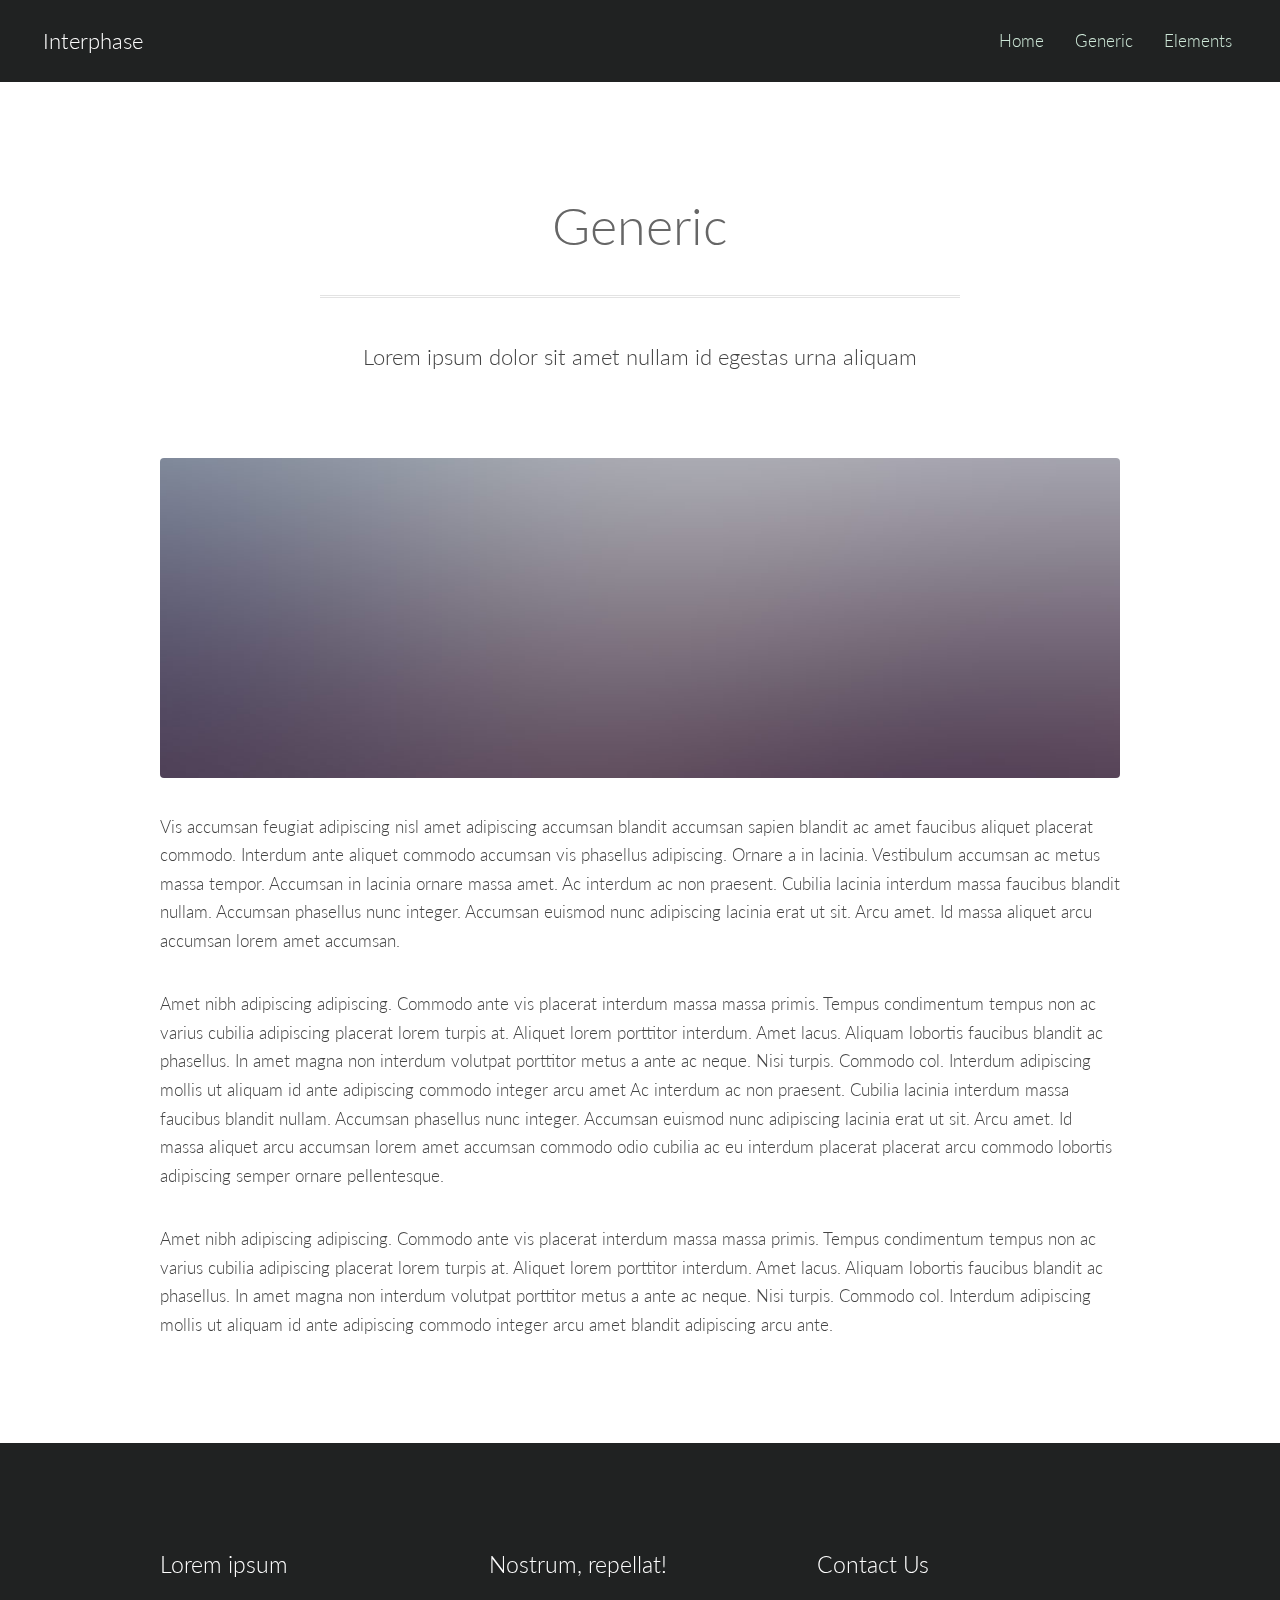
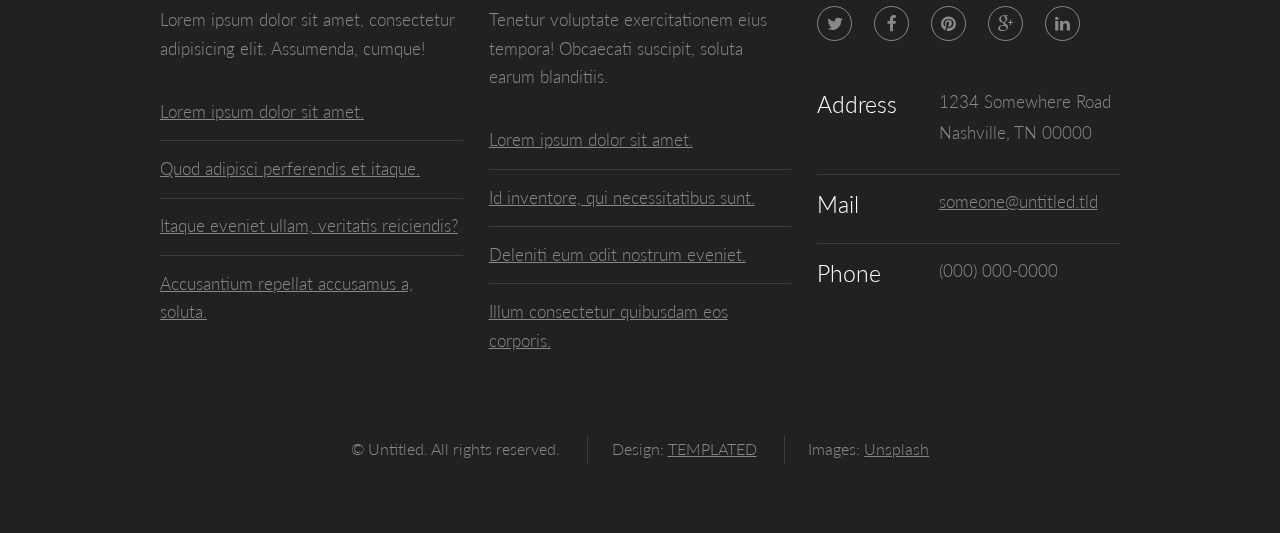
<file: generic.html>
<!DOCTYPE html>
<!--
	Interphase by TEMPLATED
	templated.co @templatedco
	Released for free under the Creative Commons Attribution 3.0 license (templated.co/license)
-->
<html lang="en">
	<head>
		<meta charset="UTF-8">
		<title>Generic - Interphase by TEMPLATED</title>
		<meta http-equiv="content-type" content="text/html; charset=utf-8" />
		<meta name="description" content="" />
		<meta name="keywords" content="" />
		<!--[if lte IE 8]><script src="css/ie/html5shiv.js"></script><![endif]-->
		<script src="js/jquery.min.js"></script>
		<script src="js/skel.min.js"></script>
		<script src="js/skel-layers.min.js"></script>
		<script src="js/init.js"></script>
		<noscript>
			<link rel="stylesheet" href="css/skel.css" />
			<link rel="stylesheet" href="css/style.css" />
			<link rel="stylesheet" href="css/style-xlarge.css" />
		</noscript>
		<!--[if lte IE 8]><link rel="stylesheet" href="css/ie/v8.css" /><![endif]-->
	</head>
	<body>

		<!-- Header -->
			<header id="header">
				<h1><a href="index.html">Interphase</a></h1>
				<nav id="nav">
					<ul>
						<li><a href="index.html">Home</a></li>
						<li><a href="generic.html">Generic</a></li>
						<li><a href="elements.html">Elements</a></li>
					</ul>
				</nav>
			</header>

		<!-- Main -->
			<section id="main" class="wrapper">
				<div class="container">

					<header class="major">
						<h2>Generic</h2>
						<p>Lorem ipsum dolor sit amet nullam id egestas urna aliquam</p>
					</header>

					<a href="#" class="image fit"><img src="images/pic08.jpg" alt="" /></a>
					<p>Vis accumsan feugiat adipiscing nisl amet adipiscing accumsan blandit accumsan sapien blandit ac amet faucibus aliquet placerat commodo. Interdum ante aliquet commodo accumsan vis phasellus adipiscing. Ornare a in lacinia. Vestibulum accumsan ac metus massa tempor. Accumsan in lacinia ornare massa amet. Ac interdum ac non praesent. Cubilia lacinia interdum massa faucibus blandit nullam. Accumsan phasellus nunc integer. Accumsan euismod nunc adipiscing lacinia erat ut sit. Arcu amet. Id massa aliquet arcu accumsan lorem amet accumsan.</p>
					<p>Amet nibh adipiscing adipiscing. Commodo ante vis placerat interdum massa massa primis. Tempus condimentum tempus non ac varius cubilia adipiscing placerat lorem turpis at. Aliquet lorem porttitor interdum. Amet lacus. Aliquam lobortis faucibus blandit ac phasellus. In amet magna non interdum volutpat porttitor metus a ante ac neque. Nisi turpis. Commodo col. Interdum adipiscing mollis ut aliquam id ante adipiscing commodo integer arcu amet Ac interdum ac non praesent. Cubilia lacinia interdum massa faucibus blandit nullam. Accumsan phasellus nunc integer. Accumsan euismod nunc adipiscing lacinia erat ut sit. Arcu amet. Id massa aliquet arcu accumsan lorem amet accumsan commodo odio cubilia ac eu interdum placerat placerat arcu commodo lobortis adipiscing semper ornare pellentesque.</p>
					<p>Amet nibh adipiscing adipiscing. Commodo ante vis placerat interdum massa massa primis. Tempus condimentum tempus non ac varius cubilia adipiscing placerat lorem turpis at. Aliquet lorem porttitor interdum. Amet lacus. Aliquam lobortis faucibus blandit ac phasellus. In amet magna non interdum volutpat porttitor metus a ante ac neque. Nisi turpis. Commodo col. Interdum adipiscing mollis ut aliquam id ante adipiscing commodo integer arcu amet blandit adipiscing arcu ante.</p>

				</div>
			</section>

		<!-- Footer -->
			<footer id="footer">
				<div class="container">
					<div class="row">
						<section class="4u 6u(medium) 12u$(small)">
							<h3>Lorem ipsum</h3>
							<p>Lorem ipsum dolor sit amet, consectetur adipisicing elit. Assumenda, cumque!</p>
							<ul class="alt">
								<li><a href="#">Lorem ipsum dolor sit amet.</a></li>
								<li><a href="#">Quod adipisci perferendis et itaque.</a></li>
								<li><a href="#">Itaque eveniet ullam, veritatis reiciendis?</a></li>
								<li><a href="#">Accusantium repellat accusamus a, soluta.</a></li>
							</ul>
						</section>
						<section class="4u 6u$(medium) 12u$(small)">
							<h3>Nostrum, repellat!</h3>
							<p>Tenetur voluptate exercitationem eius tempora! Obcaecati suscipit, soluta earum blanditiis.</p>
							<ul class="alt">
								<li><a href="#">Lorem ipsum dolor sit amet.</a></li>
								<li><a href="#">Id inventore, qui necessitatibus sunt.</a></li>
								<li><a href="#">Deleniti eum odit nostrum eveniet.</a></li>
								<li><a href="#">Illum consectetur quibusdam eos corporis.</a></li>
							</ul>
						</section>
						<section class="4u$ 12u$(medium) 12u$(small)">
							<h3>Contact Us</h3>
							<ul class="icons">
								<li><a href="#" class="icon rounded fa-twitter"><span class="label">Twitter</span></a></li>
								<li><a href="#" class="icon rounded fa-facebook"><span class="label">Facebook</span></a></li>
								<li><a href="#" class="icon rounded fa-pinterest"><span class="label">Pinterest</span></a></li>
								<li><a href="#" class="icon rounded fa-google-plus"><span class="label">Google+</span></a></li>
								<li><a href="#" class="icon rounded fa-linkedin"><span class="label">LinkedIn</span></a></li>
							</ul>
							<ul class="tabular">
								<li>
									<h3>Address</h3>
									1234 Somewhere Road<br>
									Nashville, TN 00000
								</li>
								<li>
									<h3>Mail</h3>
									<a href="#">someone@untitled.tld</a>
								</li>
								<li>
									<h3>Phone</h3>
									(000) 000-0000
								</li>
							</ul>
						</section>
					</div>
					<ul class="copyright">
						<li>&copy; Untitled. All rights reserved.</li>
						<li>Design: <a href="http://templated.co">TEMPLATED</a></li>
						<li>Images: <a href="http://unsplash.com">Unsplash</a></li>
					</ul>
				</div>
			</footer>

	</body>
</html>
</file>
<file: css/style-xlarge.css>
/*
	Interphase by TEMPLATED
	templated.co @templatedco
	Released for free under the Creative Commons Attribution 3.0 license (templated.co/license)
*/

/* Basic */

	body, input, select, textarea {
		font-size: 13pt;
	}
</file>
<file: css/ie/v8.css>
/*
	Interphase by TEMPLATED
	templated.co @templatedco
	Released for free under the Creative Commons Attribution 3.0 license (templated.co/license)
*/

/* Banner */

	#banner {
		background: url("../../images/banner.jpg");
		background-size: cover;
		-ms-behavior: url("css/ie/backgroundsize.min.htc");
	}
</file>
<file: css/skel.css>
/* Resets (http://meyerweb.com/eric/tools/css/reset/ | v2.0 | 20110126 | License: none (public domain)) */

	html,body,div,span,applet,object,iframe,h1,h2,h3,h4,h5,h6,p,blockquote,pre,a,abbr,acronym,address,big,cite,code,del,dfn,em,img,ins,kbd,q,s,samp,small,strike,strong,sub,sup,tt,var,b,u,i,center,dl,dt,dd,ol,ul,li,fieldset,form,label,legend,table,caption,tbody,tfoot,thead,tr,th,td,article,aside,canvas,details,embed,figure,figcaption,footer,header,hgroup,menu,nav,output,ruby,section,summary,time,mark,audio,video{margin:0;padding:0;border:0;font-size:100%;font:inherit;vertical-align:baseline;}article,aside,details,figcaption,figure,footer,header,hgroup,menu,nav,section{display:block;}body{line-height:1;}ol,ul{list-style:none;}blockquote,q{quotes:none;}blockquote:before,blockquote:after,q:before,q:after{content:'';content:none;}table{border-collapse:collapse;border-spacing:0;}body{-webkit-text-size-adjust:none}

/* Box Model */

	*, *:before, *:after {
		-moz-box-sizing: border-box;
		-webkit-box-sizing: border-box;
		box-sizing: border-box;
	}

/* Container */

	body {
		/* min-width: (containers) */
		min-width: 1200px;
	}

	.container {
		margin-left: auto;
		margin-right: auto;

		/* width: (containers) */
		width: 1200px;
	}

	/* Modifiers */

		/* 125% */
			.container.\31 25\25 {
				width: 100%;

				/* max-width: (containers * 1.25) */
				max-width: 1500px;

				/* min-width: (containers) */
				min-width: 1200px;
			}

		/* 75% */
			.container.\37 5\25 {

				/* width: (containers * 0.75) */
				width: 900px;

			}

		/* 50% */
			.container.\35 0\25 {

				/* width: (containers * 0.50) */
				width: 600px;

			}

		/* 25% */
			.container.\32 5\25 {

				/* width: (containers * 0.25) */
				width: 300px;

			}

/* Grid */

	.row {
		border-bottom: solid 1px transparent;
	}

	.row > * {
		float: left;
	}

	.row:after, .row:before {
		content: '';
		display: block;
		clear: both;
		height: 0;
	}

	.row.uniform > * > :first-child {
		margin-top: 0;
	}

	.row.uniform > * > :last-child {
		margin-bottom: 0;
	}

	/* Gutters */

		/* Normal */

			.row > * {
				/* padding: (gutters.horizontal) 0 0 (gutters.vertical) */
				padding: 0 0 0 2em;
			}

			.row {
				/* margin: -(gutters.horizontal) 0 0 -(gutters.vertical) */
				margin: 0 0 0 -2em;
			}

			.row.uniform > * {
				/* padding: (gutters.vertical) 0 0 (gutters.vertical) */
				padding: 2em 0 0 2em;
			}

			.row.uniform {
				/* margin: -(gutters.vertical) 0 0 -(gutters.vertical) */
				margin: -2em 0 0 -2em;
			}

		/* 200% */

			.row.\32 00\25 > * {
				/* padding: (gutters.horizontal) 0 0 (gutters.vertical) */
				padding: 0 0 0 4em;
			}

			.row.\32 00\25 {
				/* margin: -(gutters.horizontal) 0 0 -(gutters.vertical) */
				margin: 0 0 0 -4em;
			}

			.row.uniform.\32 00\25 > * {
				/* padding: (gutters.vertical) 0 0 (gutters.vertical) */
				padding: 4em 0 0 4em;
			}

			.row.uniform.\32 00\25 {
				/* margin: -(gutters.vertical) 0 0 -(gutters.vertical) */
				margin: -4em 0 0 -4em;
			}

		/* 150% */

			.row.\31 50\25 > * {
				/* padding: (gutters.horizontal) 0 0 (gutters.vertical) */
				padding: 0 0 0 1.5em;
			}

			.row.\31 50\25 {
				/* margin: -(gutters.horizontal) 0 0 -(gutters.vertical) */
				margin: 0 0 0 -1.5em;
			}

			.row.uniform.\31 50\25 > * {
				/* padding: (gutters.vertical) 0 0 (gutters.vertical) */
				padding: 1.5em 0 0 1.5em;
			}

			.row.uniform.\31 50\25 {
				/* margin: -(gutters.vertical) 0 0 -(gutters.vertical) */
				margin: -1.5em 0 0 -1.5em;
			}

		/* 50% */

			.row.\35 0\25 > * {
				/* padding: (gutters.horizontal) 0 0 (gutters.vertical) */
				padding: 0 0 0 1em;
			}

			.row.\35 0\25 {
				/* margin: -(gutters.horizontal) 0 0 -(gutters.vertical) */
				margin: 0 0 0 -1em;
			}

			.row.uniform.\35 0\25 > * {
				/* padding: (gutters.vertical) 0 0 (gutters.vertical) */
				padding: 1em 0 0 1em;
			}

			.row.uniform.\35 0\25 {
				/* margin: -(gutters.vertical) 0 0 -(gutters.vertical) */
				margin: -1em 0 0 -1em;
			}

		/* 25% */

			.row.\32 5\25 > * {
				/* padding: (gutters.horizontal) 0 0 (gutters.vertical) */
				padding: 0 0 0 0.5em;
			}

			.row.\32 5\25 {
				/* margin: -(gutters.horizontal) 0 0 -(gutters.vertical) */
				margin: 0 0 0 -0.5em;
			}

			.row.uniform.\32 5\25 > * {
				/* padding: (gutters.vertical) 0 0 (gutters.vertical) */
				padding: 0.5em 0 0 0.5em;
			}

			.row.uniform.\32 5\25 {
				/* margin: -(gutters.vertical) 0 0 -(gutters.vertical) */
				margin: -0.5em 0 0 -0.5em;
			}

		/* 0% */

			.row.\30 \25 > * {
				/* padding: (gutters.horizontal) 0 0 (gutters.vertical) */
				padding: 0;
			}

			.row.\30 \25 {
				/* margin: -(gutters.horizontal) 0 0 -(gutters.vertical) */
				margin: 0;
			}

	/* Cells */

		.\31 2u, .\31 2u\24, .\31 2u\28 1\29, .\31 2u\24\28 1\29 { width: 100%; clear: none; }
		.\31 1u, .\31 1u\24, .\31 1u\28 1\29, .\31 1u\24\28 1\29 { width: 91.6666666667%; clear: none; }
		.\31 0u, .\31 0u\24, .\31 0u\28 1\29, .\31 0u\24\28 1\29 { width: 83.3333333333%; clear: none; }
		.\39 u, .\39 u\24, .\39 u\28 1\29, .\39 u\24\28 1\29 { width: 75%; clear: none; }
		.\38 u, .\38 u\24, .\38 u\28 1\29, .\38 u\24\28 1\29 { width: 66.6666666667%; clear: none; }
		.\37 u, .\37 u\24, .\37 u\28 1\29, .\37 u\24\28 1\29 { width: 58.3333333333%; clear: none; }
		.\36 u, .\36 u\24, .\36 u\28 1\29, .\36 u\24\28 1\29 { width: 50%; clear: none; }
		.\35 u, .\35 u\24, .\35 u\28 1\29, .\35 u\24\28 1\29 { width: 41.6666666667%; clear: none; }
		.\34 u, .\34 u\24, .\34 u\28 1\29, .\34 u\24\28 1\29 { width: 33.3333333333%; clear: none; }
		.\33 u, .\33 u\24, .\33 u\28 1\29, .\33 u\24\28 1\29 { width: 25%; clear: none; }
		.\32 u, .\32 u\24, .\32 u\28 1\29, .\32 u\24\28 1\29 { width: 16.6666666667%; clear: none; }
		.\31 u, .\31 u\24, .\31 u\28 1\29, .\31 u\24\28 1\29 { width: 8.3333333333%; clear: none; }

		.\31 2u\24 + *, .\31 2u\24\28 1\29 + *,
		.\31 1u\24 + *, .\31 1u\24\28 1\29 + *,
		.\31 0u\24 + *, .\31 0u\24\28 1\29 + *,
		.\39 u\24 + *, .\39 u\24\28 1\29 + *,
		.\38 u\24 + *, .\38 u\24\28 1\29 + *,
		.\37 u\24 + *, .\37 u\24\28 1\29 + *,
		.\36 u\24 + *, .\36 u\24\28 1\29 + *,
		.\35 u\24 + *, .\35 u\24\28 1\29 + *,
		.\34 u\24 + *, .\34 u\24\28 1\29 + *,
		.\33 u\24 + *, .\33 u\24\28 1\29 + *,
		.\32 u\24 + *, .\32 u\24\28 1\29 + *,
		.\31 u\24  + *,  .\31 u\24\28 1\29 + * {
			clear: left;
		}

		.\-11u { margin-left: 91.6666666667% }
		.\-10u { margin-left: 83.3333333333% }
		.\-9u { margin-left: 75% }
		.\-8u { margin-left: 66.6666666667% }
		.\-7u { margin-left: 58.3333333333% }
		.\-6u { margin-left: 50% }
		.\-5u { margin-left: 41.6666666667% }
		.\-4u { margin-left: 33.3333333333% }
		.\-3u { margin-left: 25% }
		.\-2u { margin-left: 16.6666666667% }
		.\-1u { margin-left: 8.3333333333% }
</file>
<file: css/style.css>
@charset "UTF-8";
@import url(font-awesome.min.css);
@import url("http://fonts.googleapis.com/css?family=Lato:300,400");

/*
	Interphase by TEMPLATED
	templated.co @templatedco
	Released for free under the Creative Commons Attribution 3.0 license (templated.co/license)
*/

/* Basic */

	body {
		background: #fff;
	}

	body, input, select, textarea {
		color: #444;
		font-family: "Lato", Helvetica, sans-serif;
		font-size: 15pt;
		font-weight: 300;
		line-height: 1.65em;
	}

	a {
		color: #4dac71;
		text-decoration: underline;
	}

		a:hover {
			text-decoration: none;
		}

	strong, b {
		color: #666;
		font-weight: 400;
	}

	em, i {
		font-style: italic;
	}

	p {
		margin: 0 0 2em 0;
	}

	h1, h2, h3, h4, h5, h6 {
		color: #666;
		font-weight: 300;
		line-height: 1em;
		margin: 0 0 1em 0;
	}

		h1 a, h2 a, h3 a, h4 a, h5 a, h6 a {
			color: inherit;
			text-decoration: none;
		}

	h2 {
		font-size: 1.75em;
		line-height: 1.5em;
	}

	h3 {
		font-size: 1.35em;
		line-height: 1.5em;
	}

	h4 {
		font-size: 1.1em;
		line-height: 1.5em;
	}

	h5 {
		font-size: 0.9em;
		line-height: 1.5em;
	}

	h6 {
		font-size: 0.7em;
		line-height: 1.5em;
	}

	sub {
		font-size: 0.8em;
		position: relative;
		top: 0.5em;
	}

	sup {
		font-size: 0.8em;
		position: relative;
		top: -0.5em;
	}

	hr {
		border: 0;
		border-bottom: medium 1px rgba(144, 144, 144, 0.25);
		margin: 2em 0;
	}

		hr.major {
			margin: 3em 0;
		}

	blockquote {
		border-left: solid 4px rgba(144, 144, 144, 0.25);
		font-style: italic;
		margin: 0 0 2em 0;
		padding: 0.5em 0 0.5em 2em;
	}

	code {
		background: rgba(144, 144, 144, 0.075);
		border-radius: 4px;
		border: solid 1px rgba(144, 144, 144, 0.25);
		font-family: "Courier New", monospace;
		font-size: 0.9em;
		margin: 0 0.25em;
		padding: 0.25em 0.65em;
	}

	pre {
		-webkit-overflow-scrolling: touch;
		font-family: "Courier New", monospace;
		font-size: 0.9em;
		margin: 0 0 2em 0;
	}

		pre code {
			display: block;
			line-height: 1.75em;
			padding: 1em 1.5em;
			overflow-x: auto;
		}

	.align-left {
		text-align: left;
	}

	.align-center {
		text-align: center;
	}

	.align-right {
		text-align: right;
	}

/* Section/Article */

	section.special, article.special {
		text-align: center;
	}

	header p {
		position: relative;
		margin: 0 0 1.5em 0;
	}

	header h2 + p {
		font-size: 1.25em;
		margin-top: -1em;
		line-height: 1.5em;
	}

	header h3 + p {
		font-size: 1.1em;
		margin-top: -0.8em;
		line-height: 1.5em;
	}

	header h4 + p,
	header h5 + p,
	header h6 + p {
		font-size: 0.9em;
		margin-top: -0.6em;
		line-height: 1.5em;
	}

	header.major {
		text-align: center;
		margin-bottom: 3em;
	}

		header.major h2 {
			font-size: 3em;
		}

		header.major p {
			border-top: medium double rgba(144, 144, 144, 0.25);
			display: inline-block;
			padding: 2em 2em 0 2em;
		}

/* Form */

	form {
		margin: 0 0 2em 0;
	}

	label {
		color: #666;
		display: block;
		font-size: 0.9em;
		font-weight: 400;
		margin: 0 0 1em 0;
	}

	input[type="text"],
	input[type="password"],
	input[type="email"],
	select,
	textarea {
		-moz-appearance: none;
		-webkit-appearance: none;
		-o-appearance: none;
		-ms-appearance: none;
		appearance: none;
		background: rgba(144, 144, 144, 0.075);
		border-radius: 4px;
		border: none;
		border: solid 1px rgba(144, 144, 144, 0.25);
		color: inherit;
		display: block;
		outline: 0;
		padding: 0 1em;
		text-decoration: none;
		width: 100%;
	}

		input[type="text"]:invalid,
		input[type="password"]:invalid,
		input[type="email"]:invalid,
		select:invalid,
		textarea:invalid {
			box-shadow: none;
		}

		input[type="text"]:focus,
		input[type="password"]:focus,
		input[type="email"]:focus,
		select:focus,
		textarea:focus {
			border-color: #4dac71;
			box-shadow: 0 0 0 1px #4dac71;
		}

	.select-wrapper {
		text-decoration: none;
		display: block;
		position: relative;
	}

		.select-wrapper:before {
			content: "";
			-moz-osx-font-smoothing: grayscale;
			-webkit-font-smoothing: antialiased;
			font-family: FontAwesome;
			font-style: normal;
			font-weight: normal;
			text-transform: none !important;
		}

		.select-wrapper:before {
			color: rgba(144, 144, 144, 0.25);
			display: block;
			height: 2.75em;
			line-height: 2.75em;
			pointer-events: none;
			position: absolute;
			right: 0;
			text-align: center;
			top: 0;
			width: 2.75em;
		}

		.select-wrapper select::-ms-expand {
			display: none;
		}

	input[type="text"],
	input[type="password"],
	input[type="email"],
	select {
		height: 2.75em;
	}

	textarea {
		padding: 0.75em 1em;
	}

	input[type="checkbox"],
	input[type="radio"] {
		-moz-appearance: none;
		-webkit-appearance: none;
		-o-appearance: none;
		-ms-appearance: none;
		appearance: none;
		display: block;
		float: left;
		margin-right: -2em;
		opacity: 0;
		width: 1em;
		z-index: -1;
	}

		input[type="checkbox"] + label,
		input[type="radio"] + label {
			text-decoration: none;
			color: #444;
			cursor: pointer;
			display: inline-block;
			font-size: 1em;
			font-weight: 300;
			padding-left: 2.4em;
			padding-right: 0.75em;
			position: relative;
		}

			input[type="checkbox"] + label:before,
			input[type="radio"] + label:before {
				-moz-osx-font-smoothing: grayscale;
				-webkit-font-smoothing: antialiased;
				font-family: FontAwesome;
				font-style: normal;
				font-weight: normal;
				text-transform: none !important;
			}

			input[type="checkbox"] + label:before,
			input[type="radio"] + label:before {
				background: rgba(144, 144, 144, 0.075);
				border-radius: 4px;
				border: solid 1px rgba(144, 144, 144, 0.25);
				content: '';
				display: inline-block;
				height: 1.65em;
				left: 0;
				line-height: 1.58125em;
				position: absolute;
				text-align: center;
				top: 0;
				width: 1.65em;
			}

		input[type="checkbox"]:checked + label:before,
		input[type="radio"]:checked + label:before {
			background: #3ba666;
			border-color: #3ba666;
			color: #ffffff;
			content: '\f00c';
		}

		input[type="checkbox"]:focus + label:before,
		input[type="radio"]:focus + label:before {
			border-color: #4dac71;
			box-shadow: 0 0 0 1px #4dac71;
		}

	input[type="checkbox"] + label:before {
		border-radius: 4px;
	}

	input[type="radio"] + label:before {
		border-radius: 100%;
	}

	::-webkit-input-placeholder {
		color: #888 !important;
		opacity: 1.0;
	}

	:-moz-placeholder {
		color: #888 !important;
		opacity: 1.0;
	}

	::-moz-placeholder {
		color: #888 !important;
		opacity: 1.0;
	}

	:-ms-input-placeholder {
		color: #888 !important;
		opacity: 1.0;
	}

	.formerize-placeholder {
		color: #888 !important;
		opacity: 1.0;
	}

/* Box */

	.box {
		border-radius: 4px;
		border: solid 1px rgba(144, 144, 144, 0.25);
		margin-bottom: 2em;
		padding: 1.5em;
	}

		.box > :last-child,
		.box > :last-child > :last-child,
		.box > :last-child > :last-child > :last-child {
			margin-bottom: 0;
		}

		.box.alt {
			border: 0;
			border-radius: 0;
			padding: 0;
		}

/* Icon */

	.icon {
		text-decoration: none;
		border-bottom: none;
		position: relative;
	}

		.icon:before {
			-moz-osx-font-smoothing: grayscale;
			-webkit-font-smoothing: antialiased;
			font-family: FontAwesome;
			font-style: normal;
			font-weight: normal;
			text-transform: none !important;
		}

		.icon > .label {
			display: none;
		}

		.icon.rounded {
			border-radius: 100%;
			border: 1px solid #4dac71;
			display: inline-block;
			height: 2em;
			line-height: 2em;
			text-align: center;
			width: 2em;
		}

			.icon.rounded.big {
				font-size: 3.5em;
			}

/* Image */

	.image {
		border-radius: 4px;
		border: 0;
		display: inline-block;
		position: relative;
	}

		.image img {
			border-radius: 4px;
			display: block;
		}

		.image.left {
			float: left;
			padding: 0 1.5em 1em 0;
			top: 0.25em;
		}

		.image.right {
			float: right;
			padding: 0 0 1em 1.5em;
			top: 0.25em;
		}

		.image.left, .image.right {
			max-width: 40%;
		}

			.image.left img, .image.right img {
				width: 100%;
			}

		.image.fit {
			display: block;
			margin: 0 0 2em 0;
			width: 100%;
		}

			.image.fit img {
				width: 100%;
			}

/* List */

	ol {
		list-style: decimal;
		margin: 0 0 2em 0;
		padding-left: 1.25em;
	}

		ol li {
			padding-left: 0.25em;
		}

	ul {
		list-style: disc;
		margin: 0 0 2em 0;
		padding-left: 1em;
	}

		ul li {
			padding-left: 0.5em;
		}

		ul.alt {
			list-style: none;
			padding-left: 0;
		}

			ul.alt li {
				border-top: solid 1px rgba(144, 144, 144, 0.25);
				padding: 0.8em 0;
			}

				ul.alt li:first-child {
					border-top: 0;
					padding-top: 0;
				}

		ul.icons {
			cursor: default;
			list-style: none;
			padding-left: 0;
		}

			ul.icons li {
				display: inline-block;
				padding: 0 1em 0 0;
			}

				ul.icons li:last-child {
					padding-right: 0;
				}

		ul.actions {
			cursor: default;
			list-style: none;
			padding-left: 0;
		}

			ul.actions li {
				display: inline-block;
				padding: 0 1em 0 0;
				vertical-align: middle;
			}

				ul.actions li:last-child {
					padding-right: 0;
				}

			ul.actions.small li {
				padding: 0 0.5em 0 0;
			}

			ul.actions.vertical li {
				display: block;
				padding: 1em 0 0 0;
			}

				ul.actions.vertical li:first-child {
					padding-top: 0;
				}

				ul.actions.vertical li > * {
					margin-bottom: 0;
				}

			ul.actions.vertical.small li {
				padding: 0.5em 0 0 0;
			}

				ul.actions.vertical.small li:first-child {
					padding-top: 0;
				}

			ul.actions.fit {
				display: table;
				margin-left: -1em;
				padding: 0;
				table-layout: fixed;
				width: calc(100% + 1em);
			}

				ul.actions.fit li {
					display: table-cell;
					padding: 0 0 0 1em;
				}

					ul.actions.fit li > * {
						margin-bottom: 0;
					}

				ul.actions.fit.small {
					margin-left: -0.5em;
					width: calc(100% + 0.5em);
				}

					ul.actions.fit.small li {
						padding: 0 0 0 0.5em;
					}

		ul.tabular {
			list-style: outside none none;
			padding: 0px;
		}

			ul.tabular li {
				border-top: solid 1px rgba(144, 144, 144, 0.25);
				line-height: 1.75em;
				margin: 1.5em 0px 0px;
				padding-left: 7em;
				padding-top: 12px;
				position: relative;
			}

				ul.tabular li:first-child {
					border-top: 0;
					margin-top: 0;
				}

				ul.tabular li h3 {
					left: 0px;
					position: absolute;
					text-align: center;
					top: 12px;
					vertical-align: top;
					width: 1em;
				}

	dl {
		margin: 0 0 2em 0;
	}

/* Table */

	.table-wrapper {
		-webkit-overflow-scrolling: touch;
		overflow-x: auto;
	}

	table {
		margin: 0 0 2em 0;
		width: 100%;
	}

		table tbody tr {
			border: solid 1px rgba(144, 144, 144, 0.25);
			border-left: 0;
			border-right: 0;
		}

			table tbody tr:nth-child(2n + 1) {
				background-color: rgba(144, 144, 144, 0.075);
			}

		table td {
			padding: 0.75em 0.75em;
		}

		table th {
			color: #666;
			font-size: 0.9em;
			font-weight: 400;
			padding: 0 0.75em 0.75em 0.75em;
			text-align: left;
		}

		table thead {
			border-bottom: solid 2px rgba(144, 144, 144, 0.25);
		}

		table tfoot {
			border-top: solid 2px rgba(144, 144, 144, 0.25);
		}

		table.alt {
			border-collapse: separate;
		}

			table.alt tbody tr td {
				border: solid 1px rgba(144, 144, 144, 0.25);
				border-left-width: 0;
				border-top-width: 0;
			}

				table.alt tbody tr td:first-child {
					border-left-width: 1px;
				}

			table.alt tbody tr:first-child td {
				border-top-width: 1px;
			}

			table.alt thead {
				border-bottom: 0;
			}

			table.alt tfoot {
				border-top: 0;
			}

/* Button */

	input[type="submit"],
	input[type="reset"],
	input[type="button"],
	.button {
		-moz-appearance: none;
		-webkit-appearance: none;
		-o-appearance: none;
		-ms-appearance: none;
		appearance: none;
		-moz-transition: background-color 0.2s ease-in-out, color 0.2s ease-in-out;
		-webkit-transition: background-color 0.2s ease-in-out, color 0.2s ease-in-out;
		-o-transition: background-color 0.2s ease-in-out, color 0.2s ease-in-out;
		-ms-transition: background-color 0.2s ease-in-out, color 0.2s ease-in-out;
		transition: background-color 0.2s ease-in-out, color 0.2s ease-in-out;
		background-color: #3ba666;
		border-radius: 4px;
		border: 0;
		color: #ffffff !important;
		cursor: pointer;
		display: inline-block;
		font-weight: 400;
		height: 2.85em;
		line-height: 2.8em;
		padding: 0 2em;
		text-align: center;
		text-decoration: none;
		white-space: nowrap;
	}

		input[type="submit"]:hover,
		input[type="reset"]:hover,
		input[type="button"]:hover,
		.button:hover {
			background-color: #42b972;
		}

		input[type="submit"]:active,
		input[type="reset"]:active,
		input[type="button"]:active,
		.button:active {
			background-color: #34935a;
		}

		input[type="submit"].icon,
		input[type="reset"].icon,
		input[type="button"].icon,
		.button.icon {
			padding-left: 1.35em;
		}

			input[type="submit"].icon:before,
			input[type="reset"].icon:before,
			input[type="button"].icon:before,
			.button.icon:before {
				margin-right: 0.5em;
			}

		input[type="submit"].fit,
		input[type="reset"].fit,
		input[type="button"].fit,
		.button.fit {
			display: block;
			margin: 0 0 1em 0;
			width: 100%;
		}

		input[type="submit"].small,
		input[type="reset"].small,
		input[type="button"].small,
		.button.small {
			font-size: 0.8em;
		}

		input[type="submit"].big,
		input[type="reset"].big,
		input[type="button"].big,
		.button.big {
			font-size: 1.35em;
		}

		input[type="submit"].alt,
		input[type="reset"].alt,
		input[type="button"].alt,
		.button.alt {
			background-color: transparent;
			box-shadow: inset 0 0 0 2px rgba(144, 144, 144, 0.25);
			color: #666 !important;
		}

			input[type="submit"].alt:hover,
			input[type="reset"].alt:hover,
			input[type="button"].alt:hover,
			.button.alt:hover {
				background-color: rgba(144, 144, 144, 0.075);
			}

			input[type="submit"].alt:active,
			input[type="reset"].alt:active,
			input[type="button"].alt:active,
			.button.alt:active {
				background-color: rgba(144, 144, 144, 0.2);
			}

			input[type="submit"].alt.icon:before,
			input[type="reset"].alt.icon:before,
			input[type="button"].alt.icon:before,
			.button.alt.icon:before {
				color: #888;
			}

		input[type="submit"].special,
		input[type="reset"].special,
		input[type="button"].special,
		.button.special {
			background-color: #4dac71;
			color: #ffffff !important;
		}

			input[type="submit"].special:hover,
			input[type="reset"].special:hover,
			input[type="button"].special:hover,
			.button.special:hover {
				background-color: #5cb67e;
			}

			input[type="submit"].special:active,
			input[type="reset"].special:active,
			input[type="button"].special:active,
			.button.special:active {
				background-color: #459a65;
			}

		input[type="submit"].disabled, input[type="submit"]:disabled,
		input[type="reset"].disabled,
		input[type="reset"]:disabled,
		input[type="button"].disabled,
		input[type="button"]:disabled,
		.button.disabled,
		.button:disabled {
			background-color: #444 !important;
			box-shadow: inset 0 -0.15em 0 0 rgba(0, 0, 0, 0.15);
			color: #fff !important;
			cursor: default;
			opacity: 0.25;
		}

/* Header */

	body.landing #header {
		background-color: transparent;
		left: 0;
		position: absolute;
		top: 0;
	}

	#header {
		background-color: #202222;
		color: #ffffff;
		cursor: default;
		height: 4.75em;
		line-height: 4.75em;
		width: 100%;
		z-index: 10000;
	}

		#header h1 {
			color: #ffffff;
			height: inherit;
			left: 2.5em;
			line-height: inherit;
			margin: 0;
			padding: 0;
			position: absolute;
			top: 0;
		}

			#header h1 a {
				font-size: 1.25em;
			}

		#header nav {
			height: inherit;
			line-height: inherit;
			position: absolute;
			right: 2.75em;
			top: 0;
			vertical-align: middle;
		}

			#header nav > ul {
				list-style: none;
				margin: 0;
				padding-left: 0;
			}

				#header nav > ul > li {
					border-radius: 4px;
					display: inline-block;
					margin-left: 1.5em;
					padding-left: 0;
				}

					#header nav > ul > li a {
						-moz-transition: color 0.2s ease-in-out;
						-webkit-transition: color 0.2s ease-in-out;
						-o-transition: color 0.2s ease-in-out;
						-ms-transition: color 0.2s ease-in-out;
						transition: color 0.2s ease-in-out;
						color: #cee8d8;
						display: inline-block;
						text-decoration: none;
					}

						#header nav > ul > li a:hover {
							color: #ffffff;
						}

					#header nav > ul > li:first-child {
						margin-left: 0;
					}

					#header nav > ul > li .button {
						height: 2.25em;
						line-height: 2.25em;
						margin-bottom: 0;
						padding: 0 1em;
						position: relative;
						top: -0.075em;
						vertical-align: middle;
					}

		#header .container {
			position: relative;
		}

			#header .container h1 {
				left: 0;
			}

			#header .container nav {
				right: 0;
			}

/* Banner */

	#banner {
		background: url("images/overlay.png"), url("../images/banner.jpg");
		background-position: center;
		background-repeat: no-repeat;
		background-size: cover;
		color: #ffffff;
		padding: 16em 0em 14em;
		text-align: center;
	}

		#banner h2 {
			color: #ffffff;
			font-size: 3em;
			line-height: 1em;
			margin: 0 0 0.5em 0;
			padding: 0;
		}

		#banner p {
			font-size: 1.5em;
			margin: 1.5em 0 0 0;
		}

		#banner .actions {
			margin: 3em 0 0 0;
		}

		#banner .button {
			background-color: transparent;
			border: 1px solid #ffffff;
			font-weight: 300;
		}

			#banner .button:hover {
				background-color: rgba(255, 255, 255, 0.2);
			}

/* Wrapper */

	.wrapper {
		padding: 6em 0em 4em;
	}

		.wrapper.style1 {
			background-color: #3ba666;
			-moz-background-image: linear-gradient(60deg, #4dac71 50%, #3ba666 50%);
			-webkit-background-image: linear-gradient(60deg, #4dac71 50%, #3ba666 50%);
			-o-background-image: linear-gradient(60deg, #4dac71 50%, #3ba666 50%);
			-ms-background-image: linear-gradient(60deg, #4dac71 50%, #3ba666 50%);
			background-image: linear-gradient(60deg, #4dac71 50%, #3ba666 50%);
			color: #ffffff;
		}

			.wrapper.style1 header {
				margin-bottom: 4em;
			}

			.wrapper.style1 h2 {
				color: #ffffff;
			}

			.wrapper.style1 .icon.big {
				border-color: #ffffff;
				margin-bottom: 0.5em;
			}

		.wrapper.style2 .title, .wrapper.style2 header {
			border-bottom: medium double rgba(144, 144, 144, 0.25);
			padding-bottom: 1em;
		}

		.wrapper.style2 header {
			margin-bottom: 4em;
		}

		.wrapper.style2 .feature {
			margin: 0 0 2em 0;
		}

/* Footer */

	#footer {
		background: #202222;
		color: #888;
		padding: 6em 0em 4em;
	}

		#footer h2, #footer h3, #footer h4 {
			color: #ffffff;
		}

		#footer a {
			-moz-transition: all 0.2s ease-in-out;
			-webkit-transition: all 0.2s ease-in-out;
			-o-transition: all 0.2s ease-in-out;
			-ms-transition: all 0.2s ease-in-out;
			transition: all 0.2s ease-in-out;
			color: #888;
		}

			#footer a:active, #footer a:hover {
				color: #ffffff;
			}

		#footer .icons .rounded {
			border-color: #888;
			font-size: 1.5em;
		}

			#footer .icons .rounded:active, #footer .icons .rounded:hover {
				border-color: #ffffff;
			}

		#footer .copyright {
			font-size: 0.9em;
			margin: 2em 0 0 0;
			padding: 0;
			text-align: center;
		}

			#footer .copyright li {
				border-left: solid 1px rgba(144, 144, 144, 0.25);
				display: inline-block;
				list-style: none;
				margin-left: 1.5em;
				padding-left: 1.5em;
			}

				#footer .copyright li:first-child {
					border-left: 0;
					margin-left: 0;
					padding-left: 0;
				}
</file>
